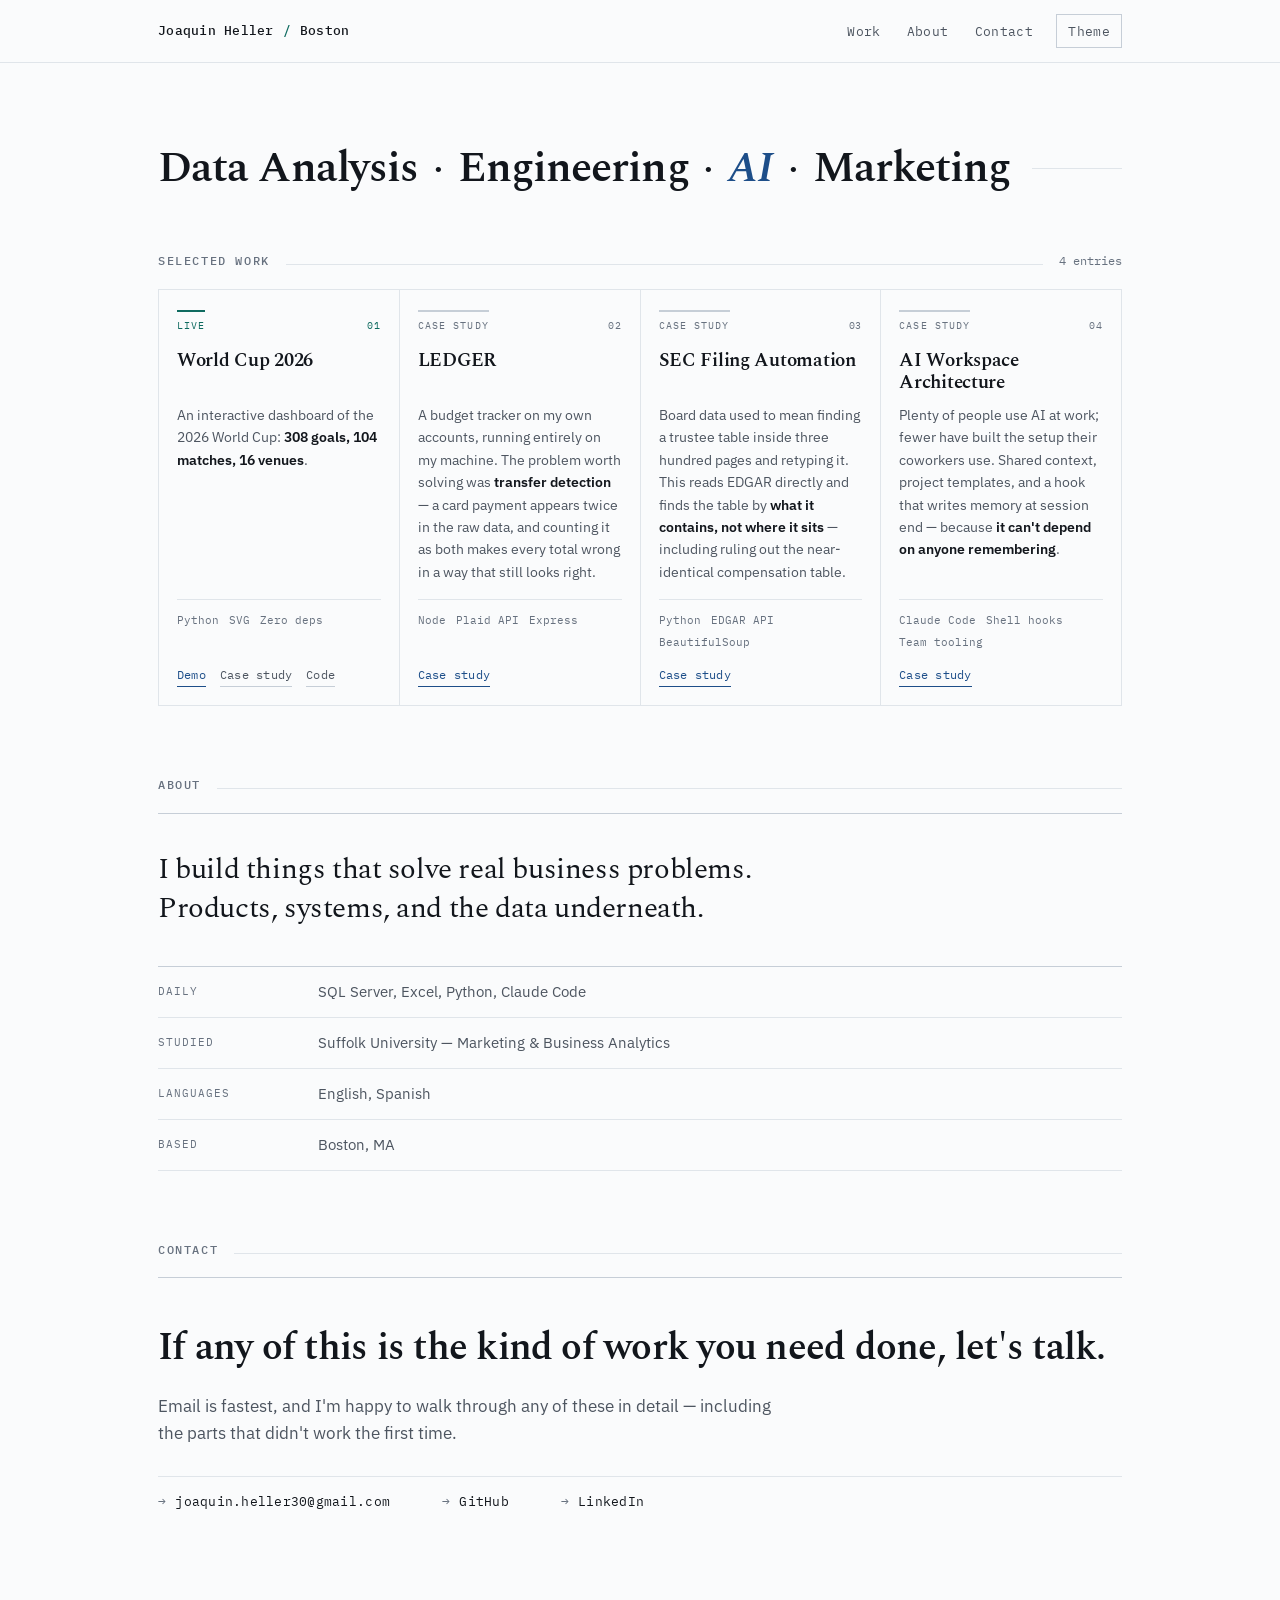
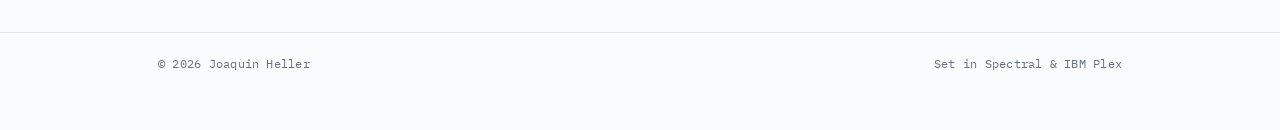
<file: index.html>
<!doctype html>
<html lang="en">
<head>
<meta charset="utf-8">
<meta name="viewport" content="width=device-width, initial-scale=1">
<title>Joaquin Heller — Data &amp; Analytics</title>
<meta name="description" content="I take messy source data and derive the structure that makes it answerable, then build the thing that reads it. Projects in Python, SQL and JavaScript.">
<meta property="og:title" content="Joaquin Heller — Data &amp; Analytics">
<meta property="og:description" content="I take messy source data and derive the structure that makes it answerable, then build the thing that reads it.">
<meta property="og:type" content="website">
<link rel="preconnect" href="https://fonts.googleapis.com">
<link rel="preconnect" href="https://fonts.gstatic.com" crossorigin>
<link rel="stylesheet" href="https://fonts.googleapis.com/css2?family=Spectral:ital,wght@0,500;0,600;1,600&family=IBM+Plex+Sans:wght@400;600&family=IBM+Plex+Mono:wght@400;500&display=swap">
<link rel="stylesheet" href="style.css">
</head>
<body>
<a class="skip" href="#main">Skip to content</a>

<header class="masthead">
  <div class="shell">
    <a class="wordmark" href="/">Joaquin Heller <span class="rule-dot">/</span> Boston</a>
    <nav>
      <a href="#work">Work</a>
      <a href="#about">About</a>
      <a href="#contact">Contact</a>
      <button class="theme-toggle" id="theme" type="button">Theme</button>
    </nav>
  </div>
</header>

<main id="main">
<div class="shell">

  <section class="hero">
    <h1 class="rail">Data Analysis<span class="sep">·</span>Engineering<span class="sep">·</span><em>AI</em><span class="sep">·</span>Marketing</h1>

  </section>

  <section class="band" id="work">
    <div class="band-head">
      <h2>Selected work</h2>
      <span class="fill"></span>
      <span class="count">4 entries</span>
    </div>
    <div class="ledger">

      <article class="entry">
        <div class="entry-rail">
          <span class="status live">Live</span>
          <span class="entry-index">01</span>
        </div>
        <h3><a href="projects/worldcup.html">World Cup 2026</a></h3>
        <p>
          An interactive dashboard of the 2026 World Cup:
          <strong>308 goals, 104 matches, 16 venues</strong>.
        </p>
        <ul class="entry-stack"><li>Python</li><li>SVG</li><li>Zero deps</li></ul>
        <div class="entry-links">
          <a class="lead" href="https://joacothecoder.github.io/worldcup-2026-dashboard/">Demo</a>
          <a href="projects/worldcup.html">Case study</a>
          <a href="https://github.com/JoacoTheCoder/worldcup-2026-dashboard">Code</a>
        </div>
      </article>

      <article class="entry">
        <div class="entry-rail">
          <span class="status">Case study</span>
          <span class="entry-index">02</span>
        </div>
        <h3><a href="projects/ledger.html">LEDGER</a></h3>
        <p>
          A budget tracker on my own accounts, running entirely on my machine. The problem
          worth solving was <strong>transfer detection</strong> — a card payment appears
          twice in the raw data, and counting it as both makes every total wrong in a way
          that still looks right.
        </p>
        <ul class="entry-stack"><li>Node</li><li>Plaid API</li><li>Express</li></ul>
        <div class="entry-links">
          <a class="lead" href="projects/ledger.html">Case study</a>
        </div>
      </article>

      <article class="entry">
        <div class="entry-rail">
          <span class="status">Case study</span>
          <span class="entry-index">03</span>
        </div>
        <h3><a href="projects/sec-board-data.html">SEC Filing Automation</a></h3>
        <p>
          Board data used to mean finding a trustee table inside three hundred pages and
          retyping it. This reads EDGAR directly and finds the table by
          <strong>what it contains, not where it sits</strong> — including ruling out the
          near-identical compensation table.
        </p>
        <ul class="entry-stack"><li>Python</li><li>EDGAR API</li><li>BeautifulSoup</li></ul>
        <div class="entry-links">
          <a class="lead" href="projects/sec-board-data.html">Case study</a>
        </div>
      </article>

      <article class="entry">
        <div class="entry-rail">
          <span class="status">Case study</span>
          <span class="entry-index">04</span>
        </div>
        <h3><a href="projects/ai-workspace.html">AI Workspace Architecture</a></h3>
        <p>
          Plenty of people use AI at work; fewer have built the setup their coworkers use.
          Shared context, project templates, and a hook that writes memory at session end —
          because <strong>it can't depend on anyone remembering</strong>.
        </p>
        <ul class="entry-stack"><li>Claude Code</li><li>Shell hooks</li><li>Team tooling</li></ul>
        <div class="entry-links">
          <a class="lead" href="projects/ai-workspace.html">Case study</a>
        </div>
      </article>

    </div>
  </section>

  <section class="band" id="about">
    <div class="band-head">
      <h2>About</h2>
      <span class="fill"></span>
    </div>
    <div class="about">
      <p class="opener">
        I build things that solve real business problems. Products, systems, and the
        data underneath.
      </p>
      <dl class="record">
        <div><dt>Daily</dt><dd>SQL Server, Excel, Python, Claude Code</dd></div>
        <div><dt>Studied</dt><dd>Suffolk University — Marketing &amp; Business Analytics</dd></div>
        <div><dt>Languages</dt><dd>English, Spanish</dd></div>
        <div><dt>Based</dt><dd>Boston, MA</dd></div>
      </dl>
    </div>
  </section>

  <section class="band" id="contact">
    <div class="band-head">
      <h2>Contact</h2>
      <span class="fill"></span>
    </div>
    <div class="contact">
      <h3>If any of this is the kind of work you need done, let's talk.</h3>
      <p>
        Email is fastest, and I'm happy to walk through any of these in detail — including
        the parts that didn't work the first time.
      </p>
      <div class="contact-links">
        <a href="mailto:joaquin.heller30@gmail.com"><span class="arrow">→</span> joaquin.heller30@gmail.com</a>
        <a href="https://github.com/JoacoTheCoder"><span class="arrow">→</span> GitHub</a>
        <a href="https://www.linkedin.com/in/joaquin-heller/"><span class="arrow">→</span> LinkedIn</a>
      </div>
    </div>
  </section>

</div>
</main>

<footer class="colophon">
  <div class="shell">
    <span>© <span id="year">2026</span> Joaquin Heller</span>
    <span class="push">Set in Spectral &amp; IBM Plex</span>
  </div>
</footer>

<script src="main.js"></script>
</body>
</html>
</file>
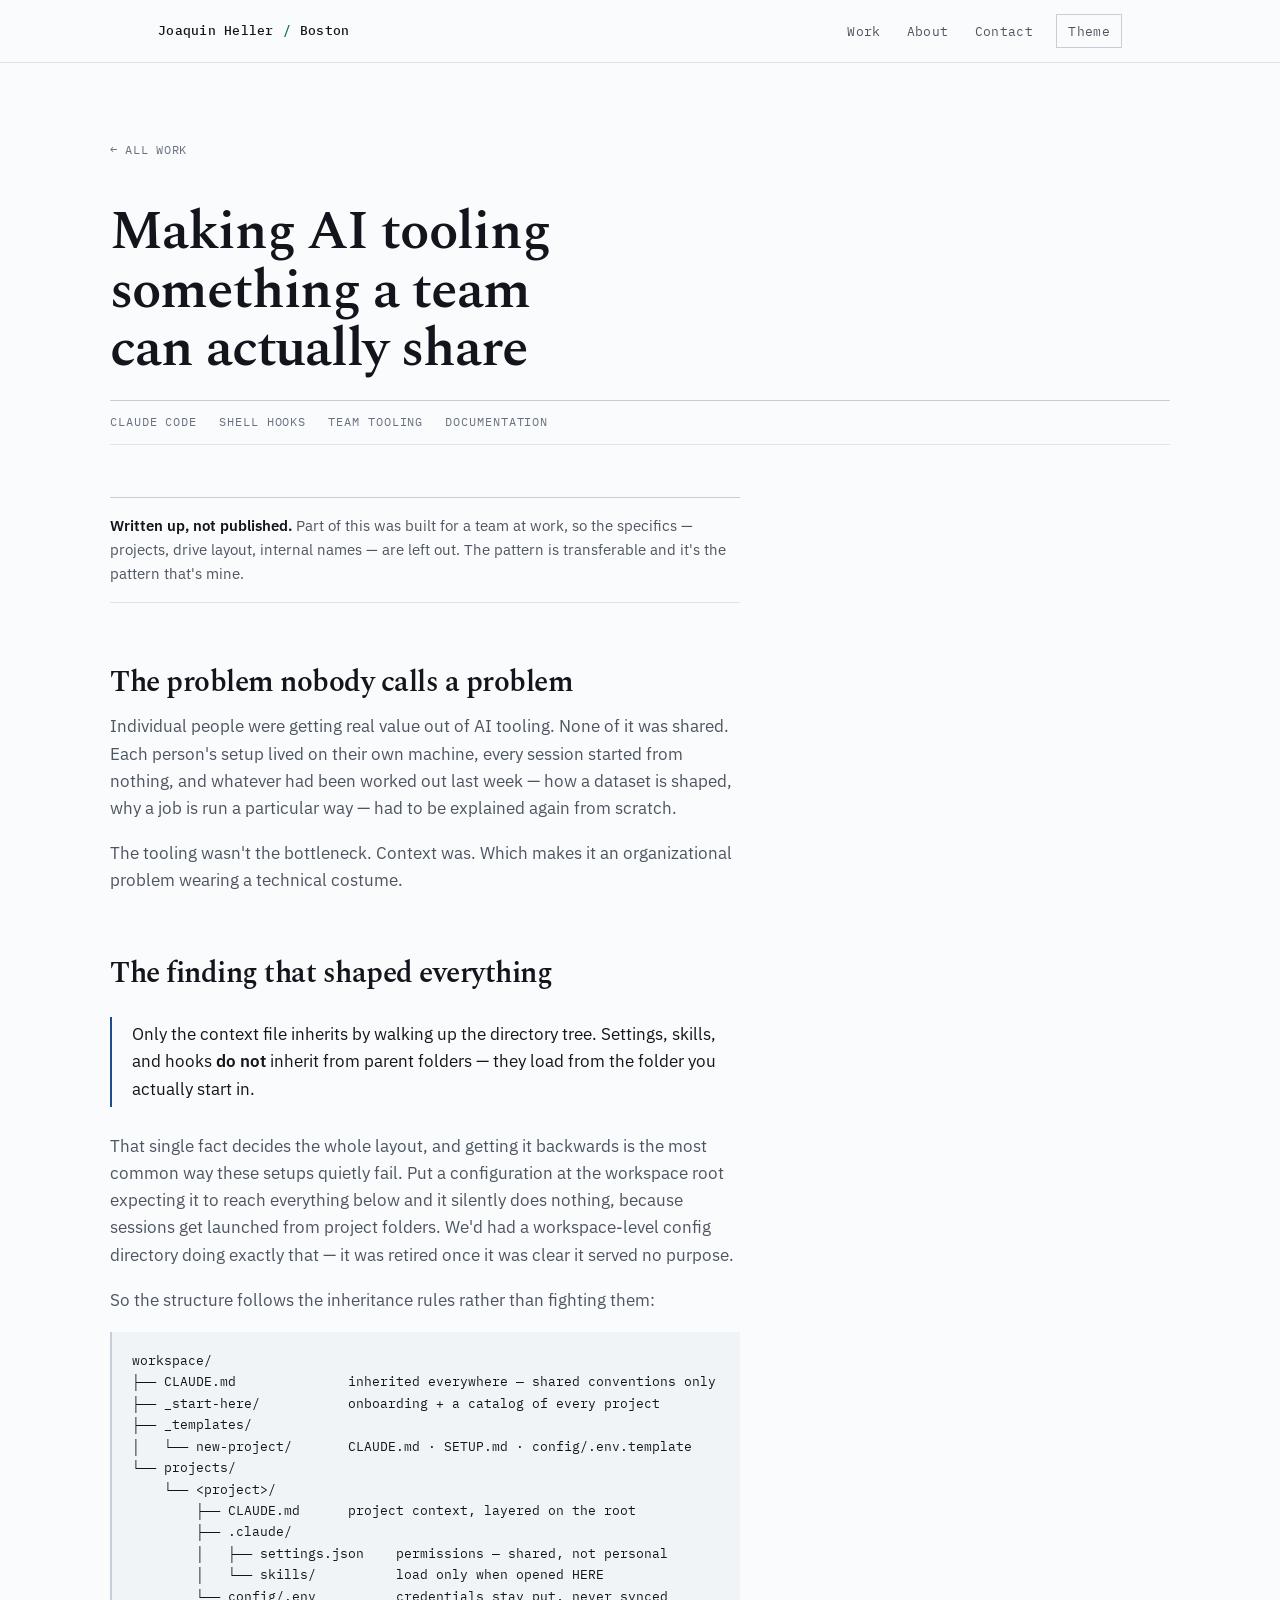
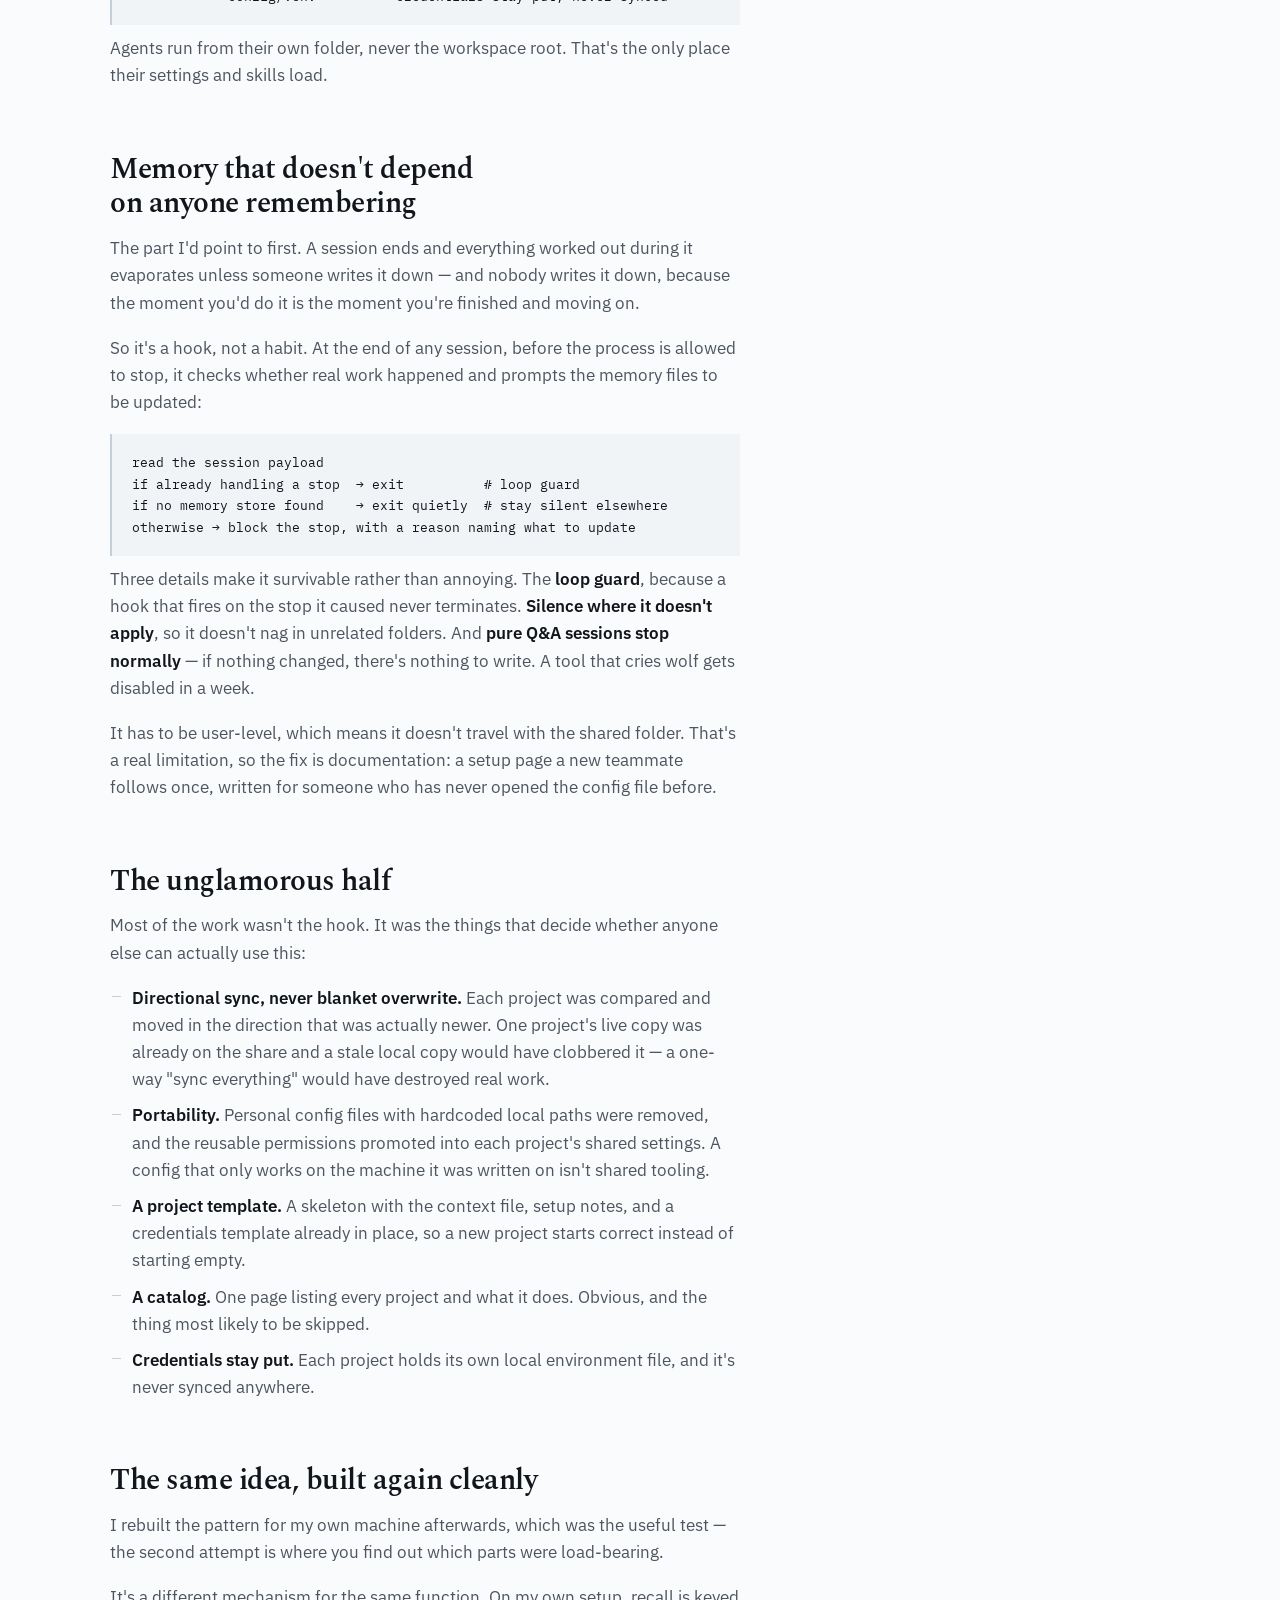
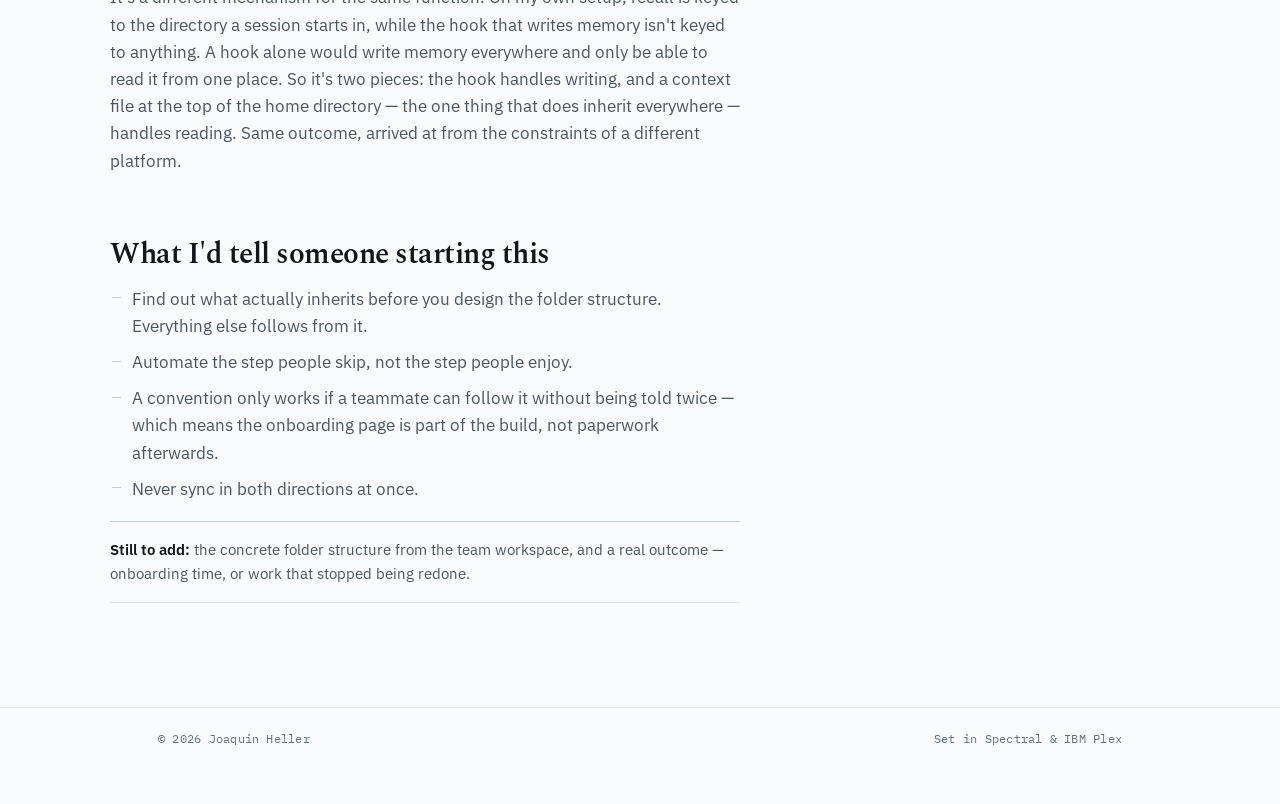
<file: projects/ai-workspace.html>
<!doctype html>
<html lang="en">
<head>
<meta charset="utf-8">
<meta name="viewport" content="width=device-width, initial-scale=1">
<title>AI Workspace Architecture — Joaquin Heller</title>
<meta name="description" content="Setting up a shared AI workspace a team can actually use — inherited context, per-project agents, and memory that writes itself.">
<link rel="preconnect" href="https://fonts.googleapis.com">
<link rel="preconnect" href="https://fonts.gstatic.com" crossorigin>
<link rel="stylesheet" href="https://fonts.googleapis.com/css2?family=Spectral:ital,wght@0,500;0,600;1,600&family=IBM+Plex+Sans:wght@400;600&family=IBM+Plex+Mono:wght@400;500&display=swap">
<link rel="stylesheet" href="../style.css">
</head>
<body>
<a class="skip" href="#main">Skip to content</a>

<header class="masthead">
  <div class="shell">
    <a class="wordmark" href="../">Joaquin Heller <span class="rule-dot">/</span> Boston</a>
    <nav>
      <a href="../#work">Work</a>
      <a href="../#about">About</a>
      <a href="../#contact">Contact</a>
      <button class="theme-toggle" id="theme" type="button">Theme</button>
    </nav>
  </div>
</header>

<main id="main">
<div class="shell article">
<a class="back" href="../#work">← All work</a>


<h1>Making AI tooling something a team can actually share</h1>
<div class="meta">
  <span>Claude Code</span><span>Shell hooks</span>
  <span>Team tooling</span><span>Documentation</span>
</div>
<div class="prose">

<div class="note">
  <p><strong>Written up, not published.</strong> Part of this was built for a team at work, so
  the specifics — projects, drive layout, internal names — are left out. The pattern is
  transferable and it's the pattern that's mine.</p>
</div>

<h2>The problem nobody calls a problem</h2>
<p>
  Individual people were getting real value out of AI tooling. None of it was shared. Each
  person's setup lived on their own machine, every session started from nothing, and
  whatever had been worked out last week — how a dataset is shaped, why a job is run a
  particular way — had to be explained again from scratch.
</p>
<p>
  The tooling wasn't the bottleneck. Context was. Which makes it an organizational problem
  wearing a technical costume.
</p>

<h2>The finding that shaped everything</h2>
<div class="callout">
  <p>Only the context file inherits by walking up the directory tree. Settings, skills, and
  hooks <strong>do not</strong> inherit from parent folders — they load from the folder you
  actually start in.</p>
</div>
<p>
  That single fact decides the whole layout, and getting it backwards is the most common way
  these setups quietly fail. Put a configuration at the workspace root expecting it to reach
  everything below and it silently does nothing, because sessions get launched from project
  folders. We'd had a workspace-level config directory doing exactly that — it was retired
  once it was clear it served no purpose.
</p>
<p>So the structure follows the inheritance rules rather than fighting them:</p>
<pre><code>workspace/
├── CLAUDE.md              inherited everywhere — shared conventions only
├── _start-here/           onboarding + a catalog of every project
├── _templates/
│   └── new-project/       CLAUDE.md · SETUP.md · config/.env.template
└── projects/
    └── &lt;project&gt;/
        ├── CLAUDE.md      project context, layered on the root
        ├── .claude/
        │   ├── settings.json    permissions — shared, not personal
        │   └── skills/          load only when opened HERE
        └── config/.env          credentials stay put, never synced</code></pre>
<p>
  Agents run from their own folder, never the workspace root. That's the only place their
  settings and skills load.
</p>

<h2>Memory that doesn't depend on anyone remembering</h2>
<p>
  The part I'd point to first. A session ends and everything worked out during it evaporates
  unless someone writes it down — and nobody writes it down, because the moment you'd do it
  is the moment you're finished and moving on.
</p>
<p>
  So it's a hook, not a habit. At the end of any session, before the process is allowed to
  stop, it checks whether real work happened and prompts the memory files to be updated:
</p>
<pre><code>read the session payload
if already handling a stop  → exit          # loop guard
if no memory store found    → exit quietly  # stay silent elsewhere
otherwise → block the stop, with a reason naming what to update</code></pre>
<p>
  Three details make it survivable rather than annoying. The <strong>loop guard</strong>,
  because a hook that fires on the stop it caused never terminates. <strong>Silence where it
  doesn't apply</strong>, so it doesn't nag in unrelated folders. And <strong>pure Q&amp;A
  sessions stop normally</strong> — if nothing changed, there's nothing to write. A tool
  that cries wolf gets disabled in a week.
</p>
<p>
  It has to be user-level, which means it doesn't travel with the shared folder. That's a
  real limitation, so the fix is documentation: a setup page a new teammate follows once,
  written for someone who has never opened the config file before.
</p>

<h2>The unglamorous half</h2>
<p>
  Most of the work wasn't the hook. It was the things that decide whether anyone else can
  actually use this:
</p>
<ul>
  <li><strong>Directional sync, never blanket overwrite.</strong> Each project was compared
  and moved in the direction that was actually newer. One project's live copy was already on
  the share and a stale local copy would have clobbered it — a one-way "sync everything"
  would have destroyed real work.</li>
  <li><strong>Portability.</strong> Personal config files with hardcoded local paths were
  removed, and the reusable permissions promoted into each project's shared settings. A
  config that only works on the machine it was written on isn't shared tooling.</li>
  <li><strong>A project template.</strong> A skeleton with the context file, setup notes, and
  a credentials template already in place, so a new project starts correct instead of
  starting empty.</li>
  <li><strong>A catalog.</strong> One page listing every project and what it does. Obvious,
  and the thing most likely to be skipped.</li>
  <li><strong>Credentials stay put.</strong> Each project holds its own local environment
  file, and it's never synced anywhere.</li>
</ul>

<h2>The same idea, built again cleanly</h2>
<p>
  I rebuilt the pattern for my own machine afterwards, which was the useful test — the
  second attempt is where you find out which parts were load-bearing.
</p>
<p>
  It's a different mechanism for the same function. On my own setup, recall is keyed to the
  directory a session starts in, while the hook that writes memory isn't keyed to anything.
  A hook alone would write memory everywhere and only be able to read it from one place. So
  it's two pieces: the hook handles writing, and a context file at the top of the home
  directory — the one thing that does inherit everywhere — handles reading. Same outcome,
  arrived at from the constraints of a different platform.
</p>

<h2>What I'd tell someone starting this</h2>
<ul>
  <li>Find out what actually inherits before you design the folder structure. Everything else
  follows from it.</li>
  <li>Automate the step people skip, not the step people enjoy.</li>
  <li>A convention only works if a teammate can follow it without being told twice — which
  means the onboarding page is part of the build, not paperwork afterwards.</li>
  <li>Never sync in both directions at once.</li>
</ul>

<div class="note">
  <p><strong>Still to add:</strong> the concrete folder structure from the team workspace, and
  a real outcome — onboarding time, or work that stopped being redone.</p>
</div>

</div>
</div>
</main>

<footer class="colophon">
  <div class="shell">
    <span>© <span id="year">2026</span> Joaquin Heller</span>
    <span class="push">Set in Spectral &amp; IBM Plex</span>
  </div>
</footer>

<script src="../main.js"></script>
</body>
</html>
</file>
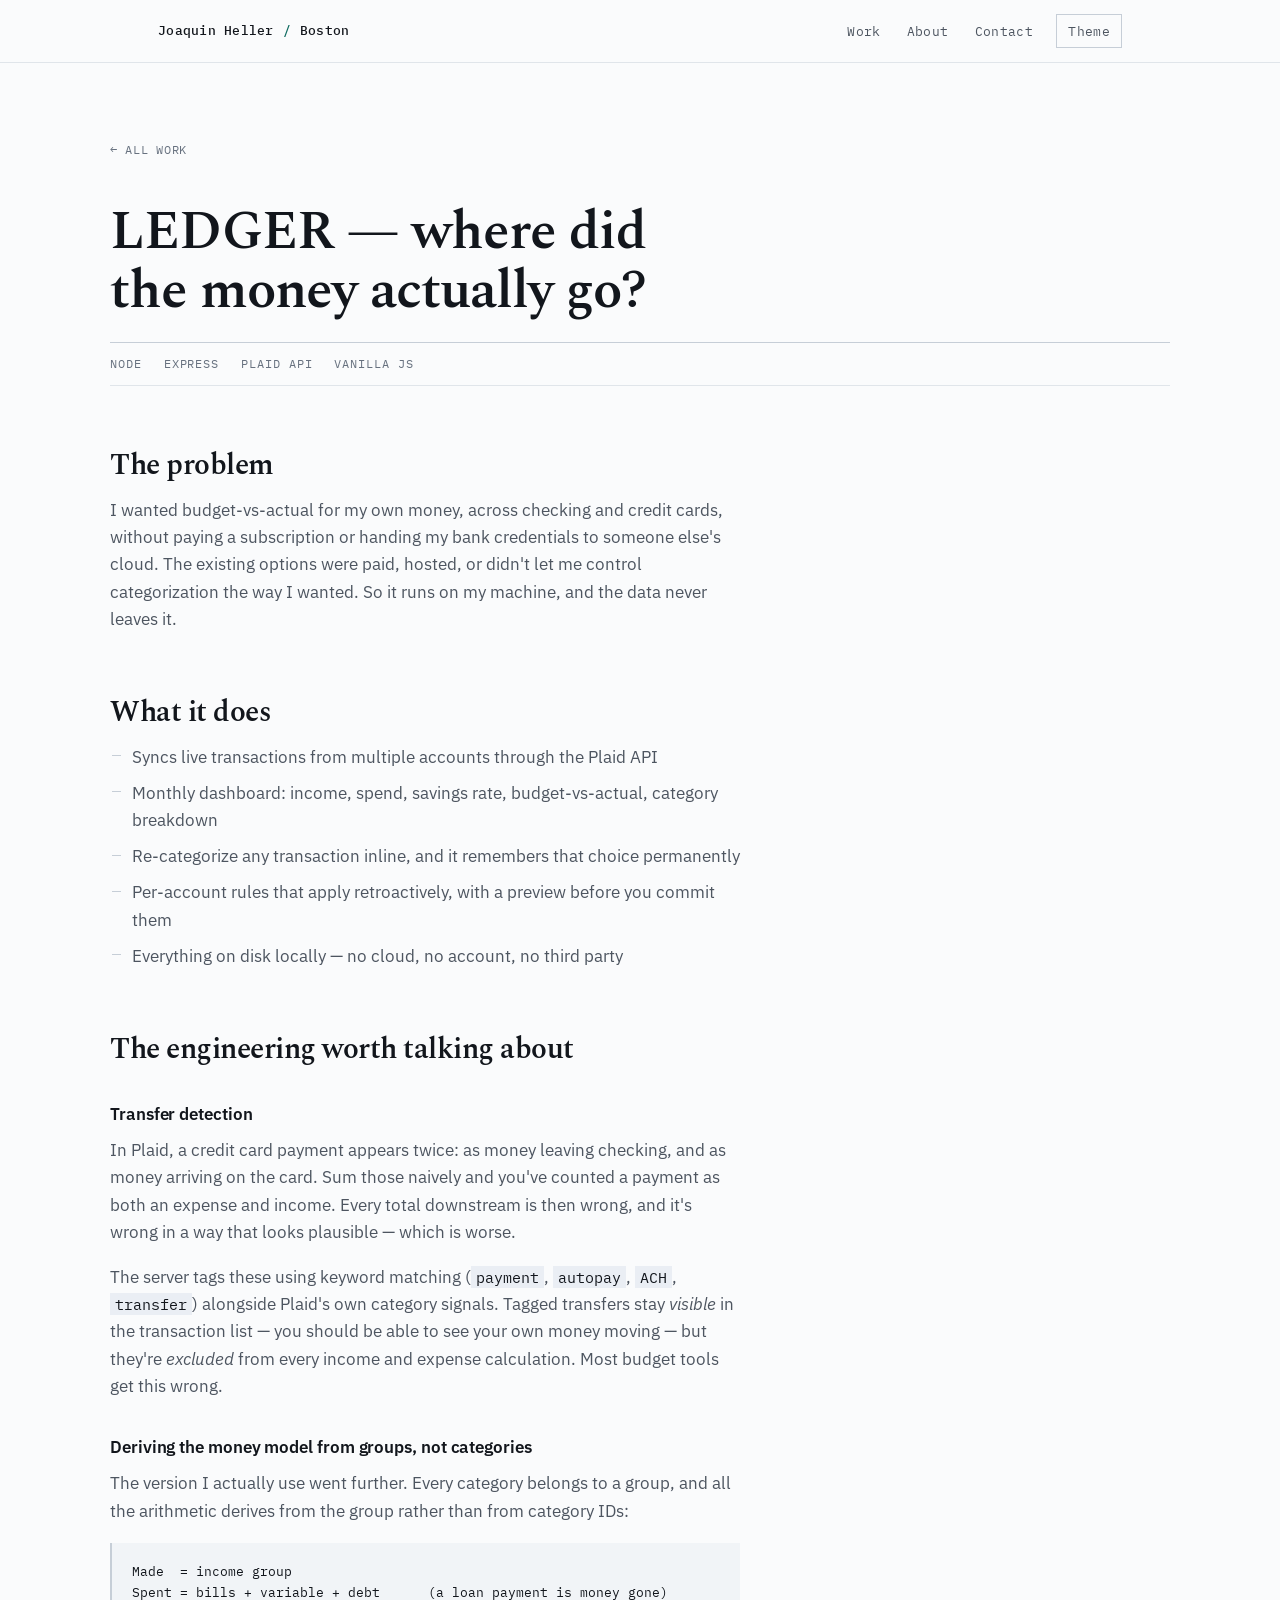
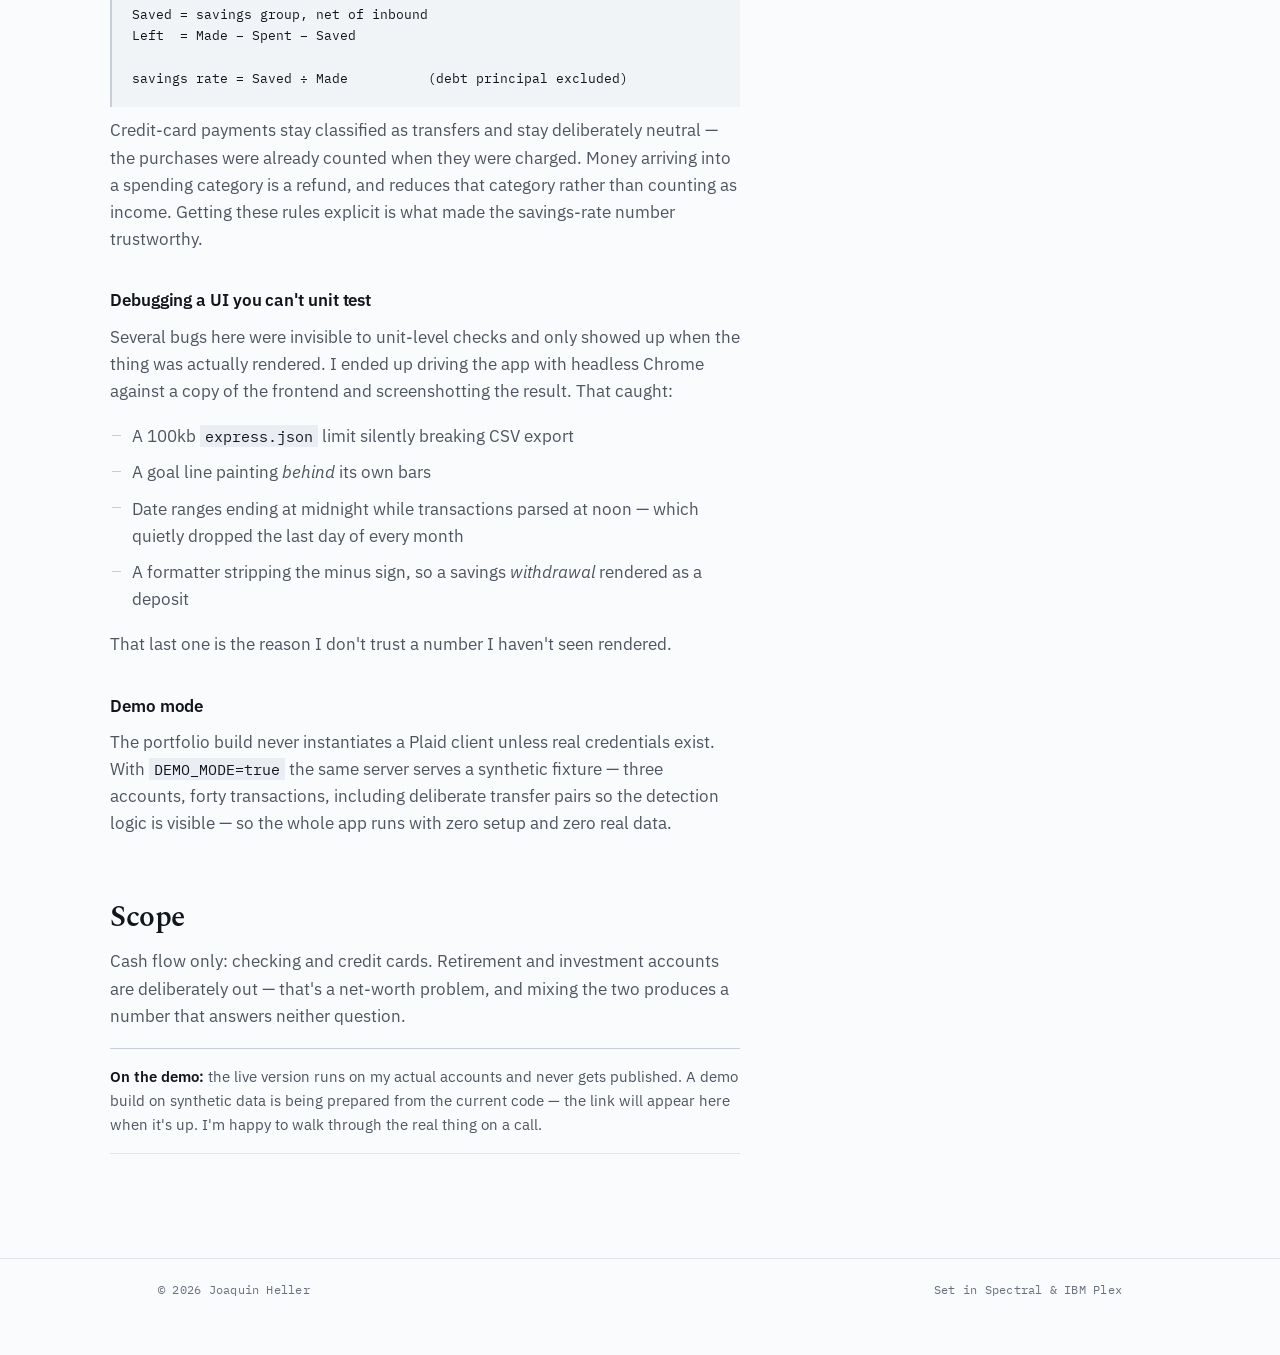
<file: projects/ledger.html>
<!doctype html>
<html lang="en">
<head>
<meta charset="utf-8">
<meta name="viewport" content="width=device-width, initial-scale=1">
<title>LEDGER — Joaquin Heller</title>
<meta name="description" content="A self-hosted budget tracker on live bank data, and why transfer detection is the problem worth solving.">
<link rel="preconnect" href="https://fonts.googleapis.com">
<link rel="preconnect" href="https://fonts.gstatic.com" crossorigin>
<link rel="stylesheet" href="https://fonts.googleapis.com/css2?family=Spectral:ital,wght@0,500;0,600;1,600&family=IBM+Plex+Sans:wght@400;600&family=IBM+Plex+Mono:wght@400;500&display=swap">
<link rel="stylesheet" href="../style.css">
</head>
<body>
<a class="skip" href="#main">Skip to content</a>

<header class="masthead">
  <div class="shell">
    <a class="wordmark" href="../">Joaquin Heller <span class="rule-dot">/</span> Boston</a>
    <nav>
      <a href="../#work">Work</a>
      <a href="../#about">About</a>
      <a href="../#contact">Contact</a>
      <button class="theme-toggle" id="theme" type="button">Theme</button>
    </nav>
  </div>
</header>

<main id="main">
<div class="shell article">
<a class="back" href="../#work">← All work</a>

<h1>LEDGER — where did the money actually go?</h1>
<div class="meta">
  <span>Node</span><span>Express</span>
  <span>Plaid API</span><span>Vanilla JS</span>
</div>
<div class="prose">

<h2>The problem</h2>
<p>
  I wanted budget-vs-actual for my own money, across checking and credit cards, without
  paying a subscription or handing my bank credentials to someone else's cloud. The
  existing options were paid, hosted, or didn't let me control categorization the way I
  wanted. So it runs on my machine, and the data never leaves it.
</p>

<h2>What it does</h2>
<ul>
  <li>Syncs live transactions from multiple accounts through the Plaid API</li>
  <li>Monthly dashboard: income, spend, savings rate, budget-vs-actual, category breakdown</li>
  <li>Re-categorize any transaction inline, and it remembers that choice permanently</li>
  <li>Per-account rules that apply retroactively, with a preview before you commit them</li>
  <li>Everything on disk locally — no cloud, no account, no third party</li>
</ul>

<h2>The engineering worth talking about</h2>

<h3>Transfer detection</h3>
<p>
  In Plaid, a credit card payment appears twice: as money leaving checking, and as money
  arriving on the card. Sum those naively and you've counted a payment as both an expense
  and income. Every total downstream is then wrong, and it's wrong in a way that looks
  plausible — which is worse.
</p>
<p>
  The server tags these using keyword matching (<code>payment</code>, <code>autopay</code>,
  <code>ACH</code>, <code>transfer</code>) alongside Plaid's own category signals. Tagged
  transfers stay <em>visible</em> in the transaction list — you should be able to see your
  own money moving — but they're <em>excluded</em> from every income and expense
  calculation. Most budget tools get this wrong.
</p>

<h3>Deriving the money model from groups, not categories</h3>
<p>
  The version I actually use went further. Every category belongs to a group, and all the
  arithmetic derives from the group rather than from category IDs:
</p>
<pre><code>Made  = income group
Spent = bills + variable + debt      (a loan payment is money gone)
Saved = savings group, net of inbound
Left  = Made − Spent − Saved

savings rate = Saved ÷ Made          (debt principal excluded)</code></pre>
<p>
  Credit-card payments stay classified as transfers and stay deliberately neutral — the
  purchases were already counted when they were charged. Money arriving into a spending
  category is a refund, and reduces that category rather than counting as income. Getting
  these rules explicit is what made the savings-rate number trustworthy.
</p>

<h3>Debugging a UI you can't unit test</h3>
<p>
  Several bugs here were invisible to unit-level checks and only showed up when the thing
  was actually rendered. I ended up driving the app with headless Chrome against a copy of
  the frontend and screenshotting the result. That caught:
</p>
<ul>
  <li>A 100kb <code>express.json</code> limit silently breaking CSV export</li>
  <li>A goal line painting <em>behind</em> its own bars</li>
  <li>Date ranges ending at midnight while transactions parsed at noon — which quietly
  dropped the last day of every month</li>
  <li>A formatter stripping the minus sign, so a savings <em>withdrawal</em> rendered as a deposit</li>
</ul>
<p>
  That last one is the reason I don't trust a number I haven't seen rendered.
</p>

<h3>Demo mode</h3>
<p>
  The portfolio build never instantiates a Plaid client unless real credentials exist. With
  <code>DEMO_MODE=true</code> the same server serves a synthetic fixture — three accounts,
  forty transactions, including deliberate transfer pairs so the detection logic is visible
  — so the whole app runs with zero setup and zero real data.
</p>

<h2>Scope</h2>
<p>
  Cash flow only: checking and credit cards. Retirement and investment accounts are
  deliberately out — that's a net-worth problem, and mixing the two produces a number that
  answers neither question.
</p>

<div class="note">
  <p><strong>On the demo:</strong> the live version runs on my actual accounts and never
  gets published. A demo build on synthetic data is being prepared from the current code —
  the link will appear here when it's up. I'm happy to walk through the real thing on a call.</p>
</div>

</div>
</div>
</main>

<footer class="colophon">
  <div class="shell">
    <span>© <span id="year">2026</span> Joaquin Heller</span>
    <span class="push">Set in Spectral &amp; IBM Plex</span>
  </div>
</footer>

<script src="../main.js"></script>
</body>
</html>
</file>
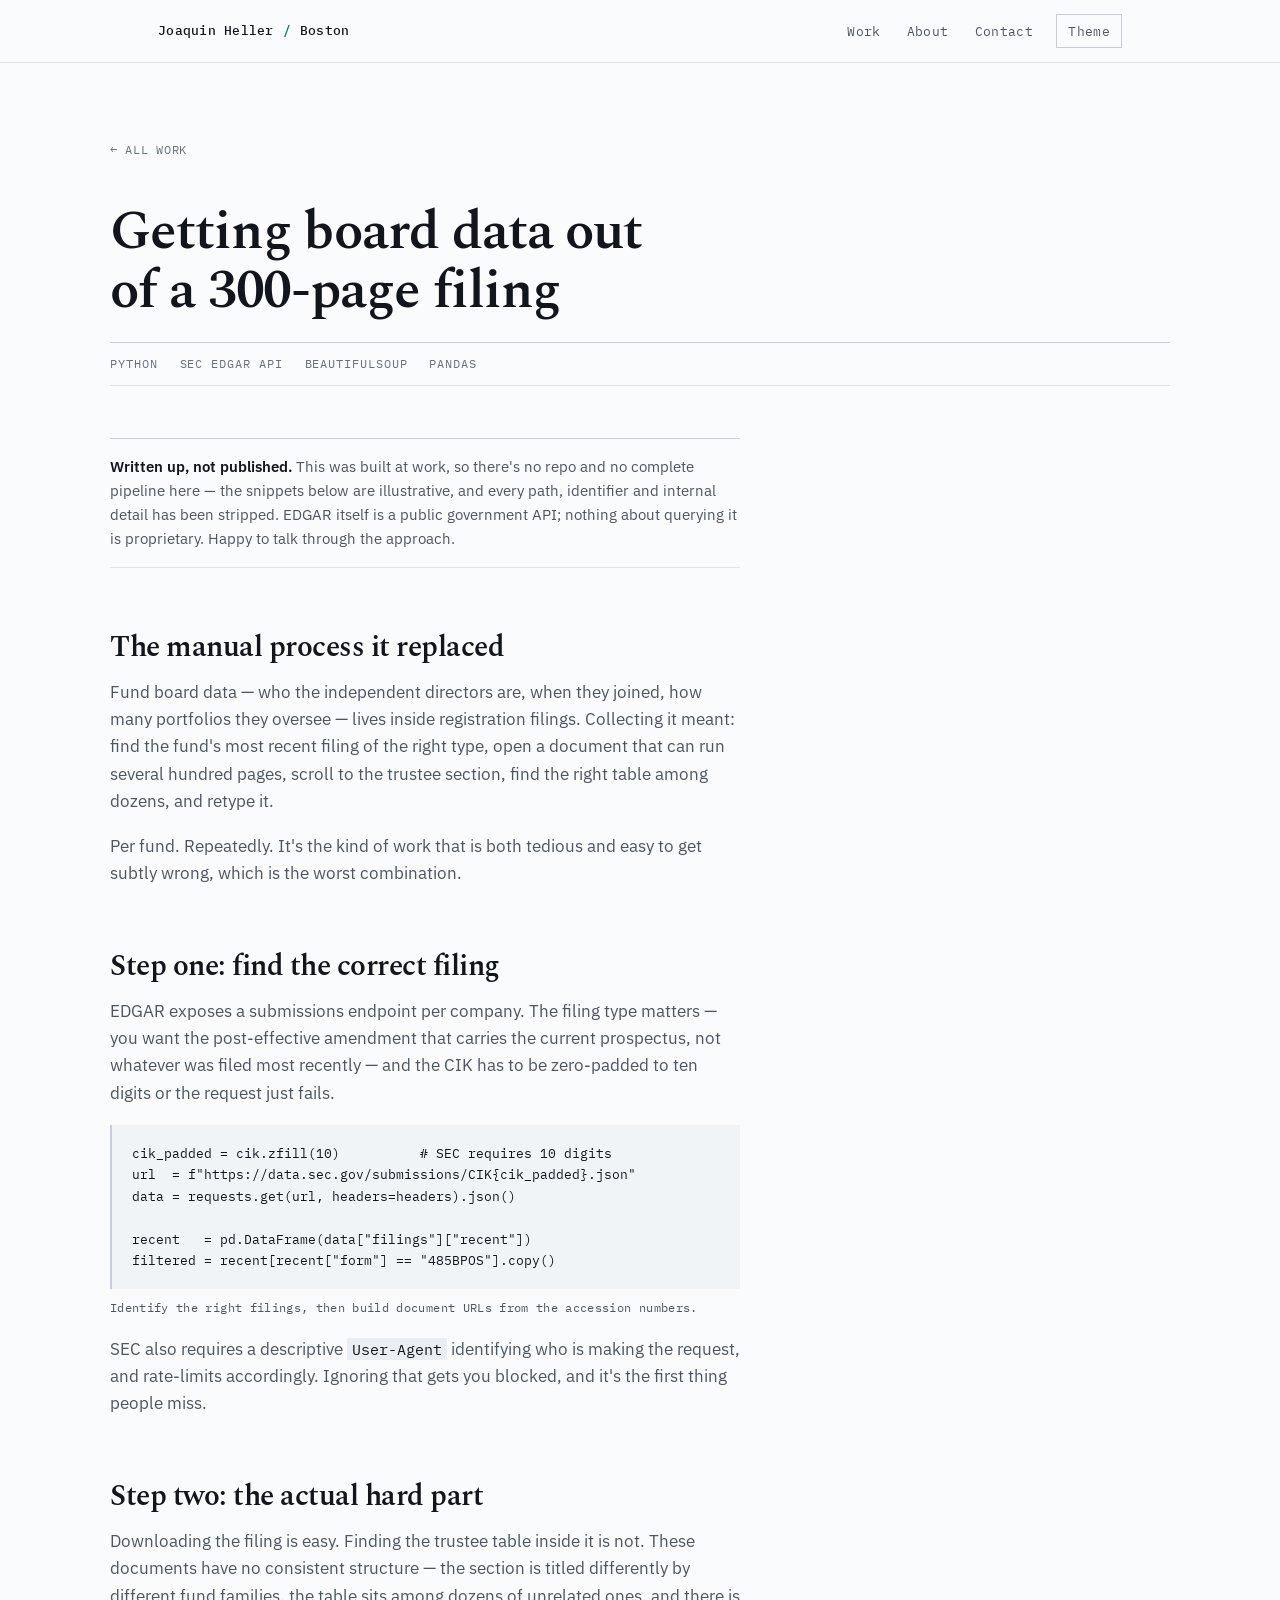
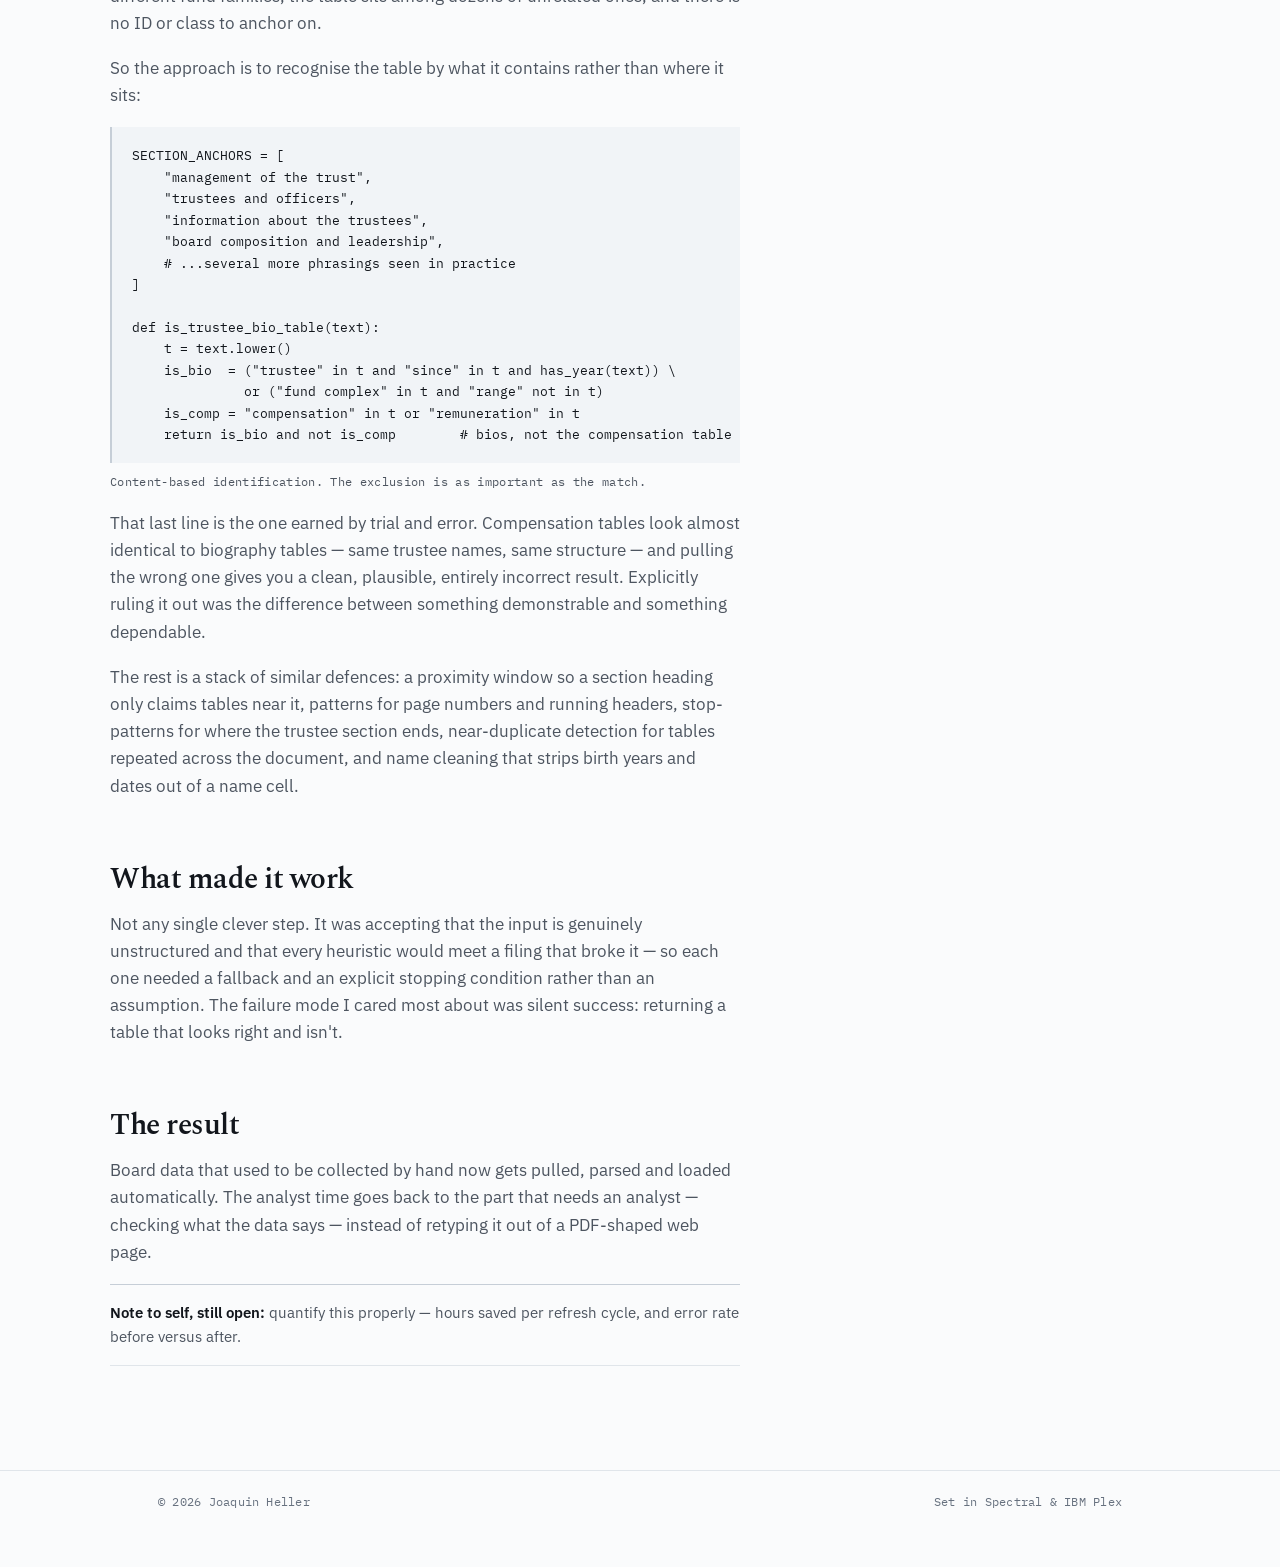
<file: projects/sec-board-data.html>
<!doctype html>
<html lang="en">
<head>
<meta charset="utf-8">
<meta name="viewport" content="width=device-width, initial-scale=1">
<title>SEC Filing Automation — Joaquin Heller</title>
<meta name="description" content="Reading fund board data straight out of EDGAR filings, so nobody has to retype it.">
<link rel="preconnect" href="https://fonts.googleapis.com">
<link rel="preconnect" href="https://fonts.gstatic.com" crossorigin>
<link rel="stylesheet" href="https://fonts.googleapis.com/css2?family=Spectral:ital,wght@0,500;0,600;1,600&family=IBM+Plex+Sans:wght@400;600&family=IBM+Plex+Mono:wght@400;500&display=swap">
<link rel="stylesheet" href="../style.css">
</head>
<body>
<a class="skip" href="#main">Skip to content</a>

<header class="masthead">
  <div class="shell">
    <a class="wordmark" href="../">Joaquin Heller <span class="rule-dot">/</span> Boston</a>
    <nav>
      <a href="../#work">Work</a>
      <a href="../#about">About</a>
      <a href="../#contact">Contact</a>
      <button class="theme-toggle" id="theme" type="button">Theme</button>
    </nav>
  </div>
</header>

<main id="main">
<div class="shell article">
<a class="back" href="../#work">← All work</a>

<h1>Getting board data out of a 300-page filing</h1>
<div class="meta">
  <span>Python</span><span>SEC EDGAR API</span>
  <span>BeautifulSoup</span><span>pandas</span>
</div>
<div class="prose">

<div class="note">
  <p><strong>Written up, not published.</strong> This was built at work, so there's no repo
  and no complete pipeline here — the snippets below are illustrative, and every path,
  identifier and internal detail has been stripped. EDGAR itself is a public government API;
  nothing about querying it is proprietary. Happy to talk through the approach.</p>
</div>

<h2>The manual process it replaced</h2>
<p>
  Fund board data — who the independent directors are, when they joined, how many portfolios
  they oversee — lives inside registration filings. Collecting it meant: find the fund's
  most recent filing of the right type, open a document that can run several hundred pages,
  scroll to the trustee section, find the right table among dozens, and retype it.
</p>
<p>
  Per fund. Repeatedly. It's the kind of work that is both tedious and easy to get subtly
  wrong, which is the worst combination.
</p>

<h2>Step one: find the correct filing</h2>
<p>
  EDGAR exposes a submissions endpoint per company. The filing type matters — you want the
  post-effective amendment that carries the current prospectus, not whatever was filed most
  recently — and the CIK has to be zero-padded to ten digits or the request just fails.
</p>
<pre><code>cik_padded = cik.zfill(10)          # SEC requires 10 digits
url  = f"https://data.sec.gov/submissions/CIK{cik_padded}.json"
data = requests.get(url, headers=headers).json()

recent   = pd.DataFrame(data["filings"]["recent"])
filtered = recent[recent["form"] == "485BPOS"].copy()</code></pre>
<p class="caption">Identify the right filings, then build document URLs from the accession numbers.</p>
<p>
  SEC also requires a descriptive <code>User-Agent</code> identifying who is making the
  request, and rate-limits accordingly. Ignoring that gets you blocked, and it's the first
  thing people miss.
</p>

<h2>Step two: the actual hard part</h2>
<p>
  Downloading the filing is easy. Finding the trustee table inside it is not. These
  documents have no consistent structure — the section is titled differently by different
  fund families, the table sits among dozens of unrelated ones, and there is no ID or class
  to anchor on.
</p>
<p>So the approach is to recognise the table by what it contains rather than where it sits:</p>
<pre><code>SECTION_ANCHORS = [
    "management of the trust",
    "trustees and officers",
    "information about the trustees",
    "board composition and leadership",
    # ...several more phrasings seen in practice
]

def is_trustee_bio_table(text):
    t = text.lower()
    is_bio  = ("trustee" in t and "since" in t and has_year(text)) \
              or ("fund complex" in t and "range" not in t)
    is_comp = "compensation" in t or "remuneration" in t
    return is_bio and not is_comp        # bios, not the compensation table</code></pre>
<p class="caption">Content-based identification. The exclusion is as important as the match.</p>
<p>
  That last line is the one earned by trial and error. Compensation tables look almost
  identical to biography tables — same trustee names, same structure — and pulling the wrong
  one gives you a clean, plausible, entirely incorrect result. Explicitly ruling it out was
  the difference between something demonstrable and something dependable.
</p>
<p>
  The rest is a stack of similar defences: a proximity window so a section heading only
  claims tables near it, patterns for page numbers and running headers, stop-patterns for
  where the trustee section ends, near-duplicate detection for tables repeated across the
  document, and name cleaning that strips birth years and dates out of a name cell.
</p>

<h2>What made it work</h2>
<p>
  Not any single clever step. It was accepting that the input is genuinely unstructured and
  that every heuristic would meet a filing that broke it — so each one needed a fallback and
  an explicit stopping condition rather than an assumption. The failure mode I cared most
  about was silent success: returning a table that looks right and isn't.
</p>

<h2>The result</h2>
<p>
  Board data that used to be collected by hand now gets pulled, parsed and loaded
  automatically. The analyst time goes back to the part that needs an analyst — checking
  what the data says — instead of retyping it out of a PDF-shaped web page.
</p>

<div class="note">
  <p><strong>Note to self, still open:</strong> quantify this properly — hours saved per
  refresh cycle, and error rate before versus after.</p>
</div>

</div>
</div>
</main>

<footer class="colophon">
  <div class="shell">
    <span>© <span id="year">2026</span> Joaquin Heller</span>
    <span class="push">Set in Spectral &amp; IBM Plex</span>
  </div>
</footer>

<script src="../main.js"></script>
</body>
</html>
</file>
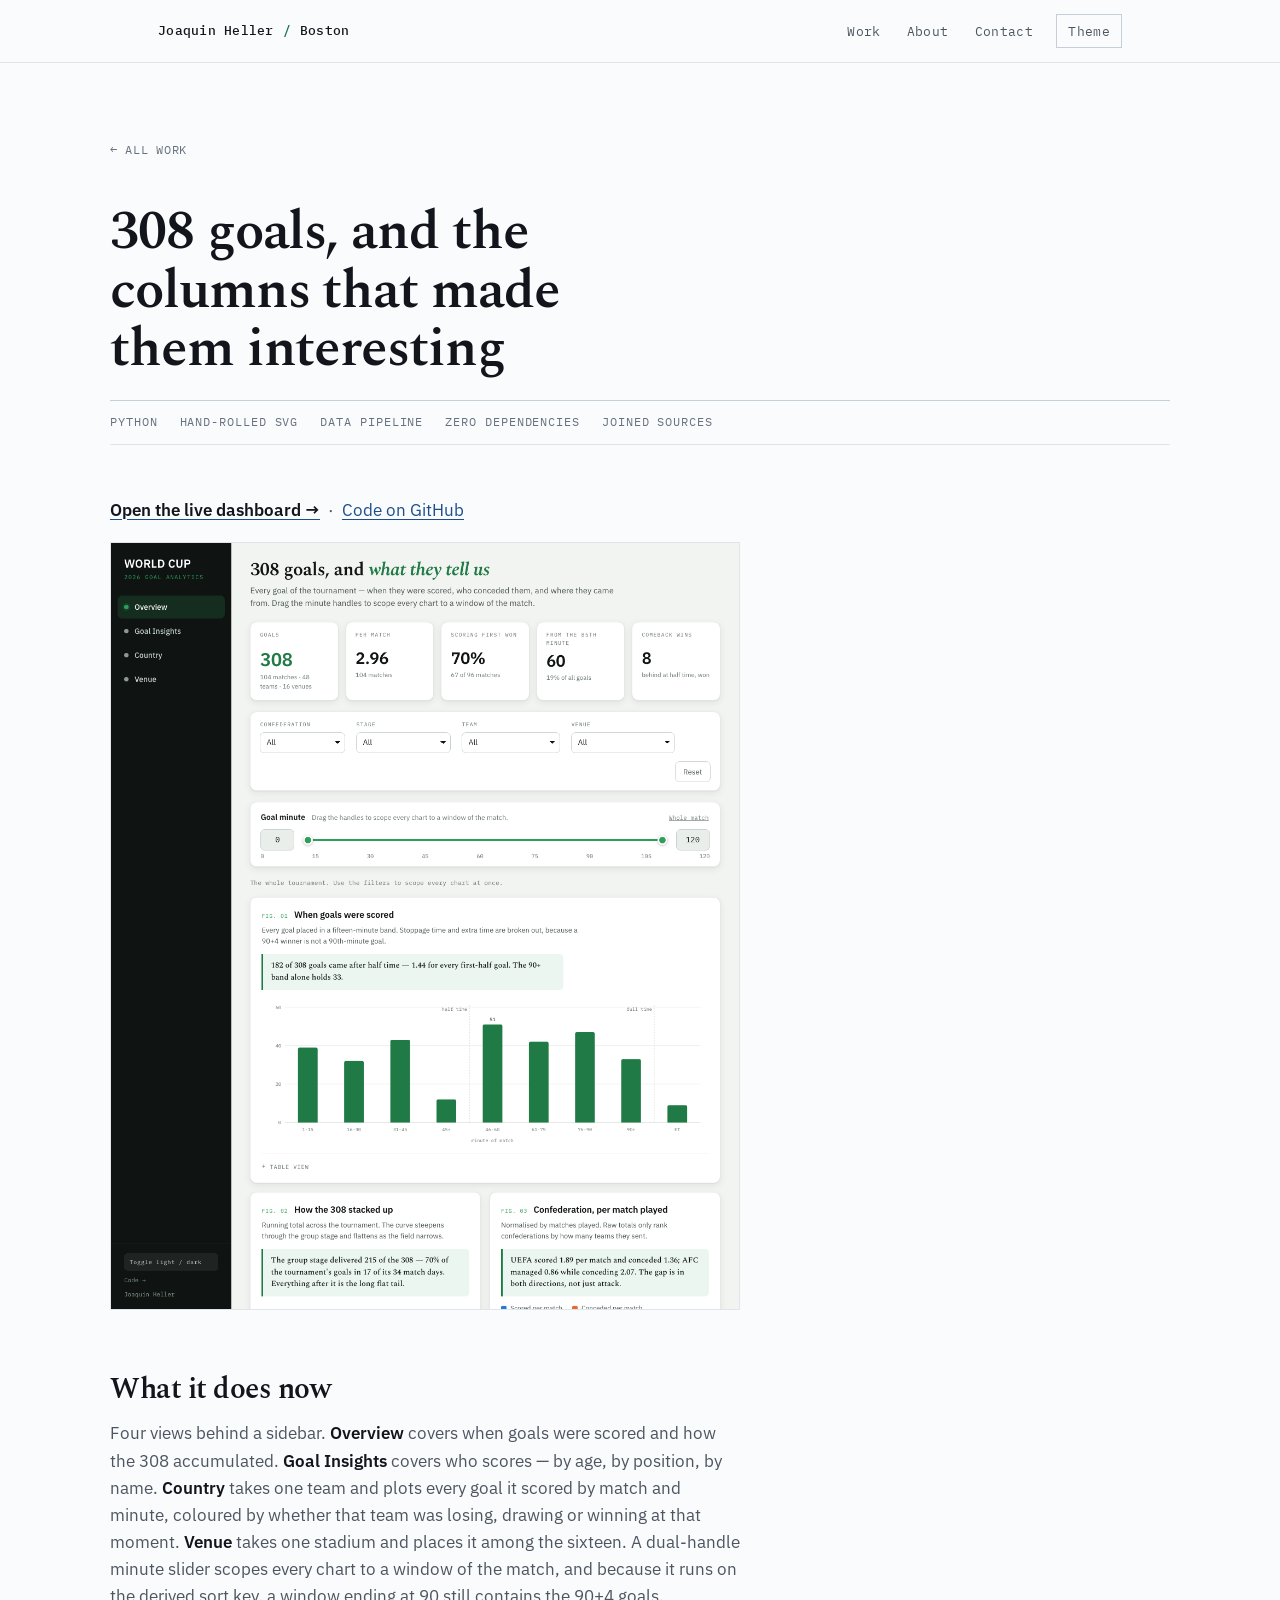
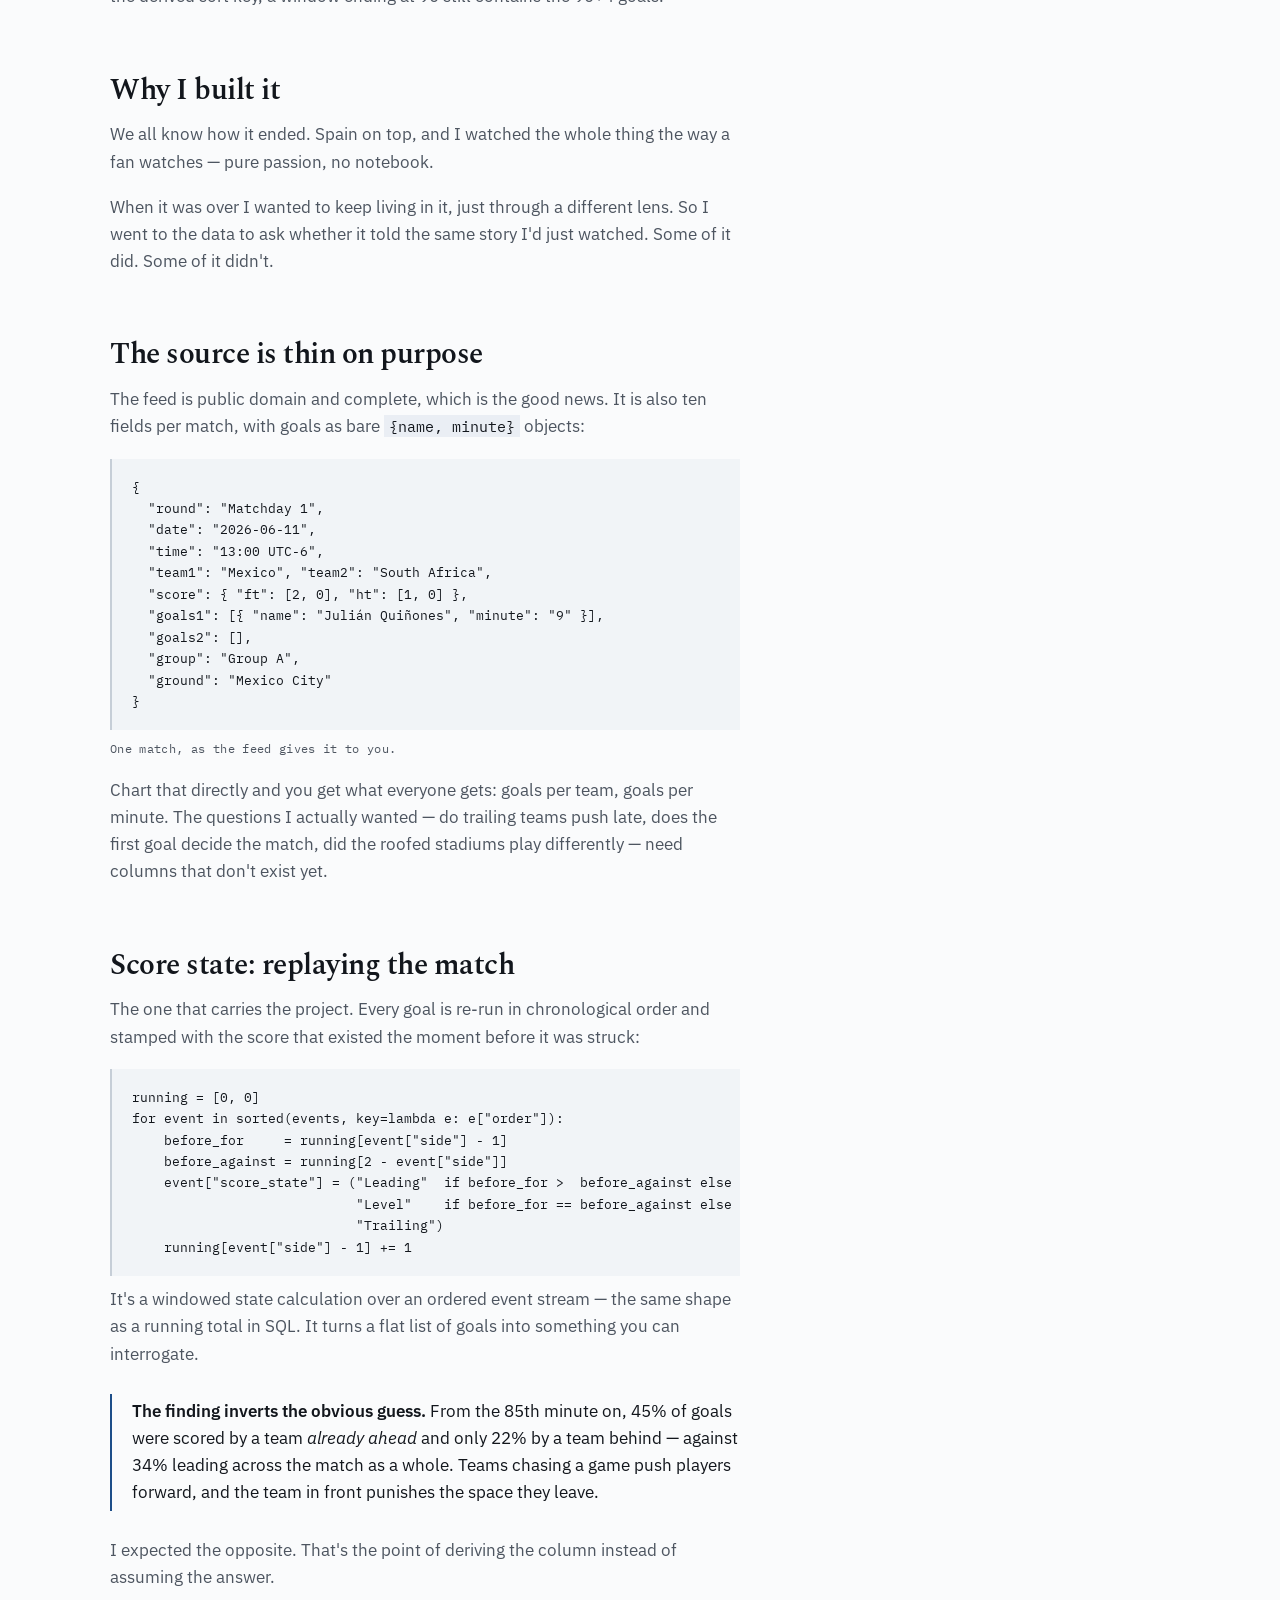
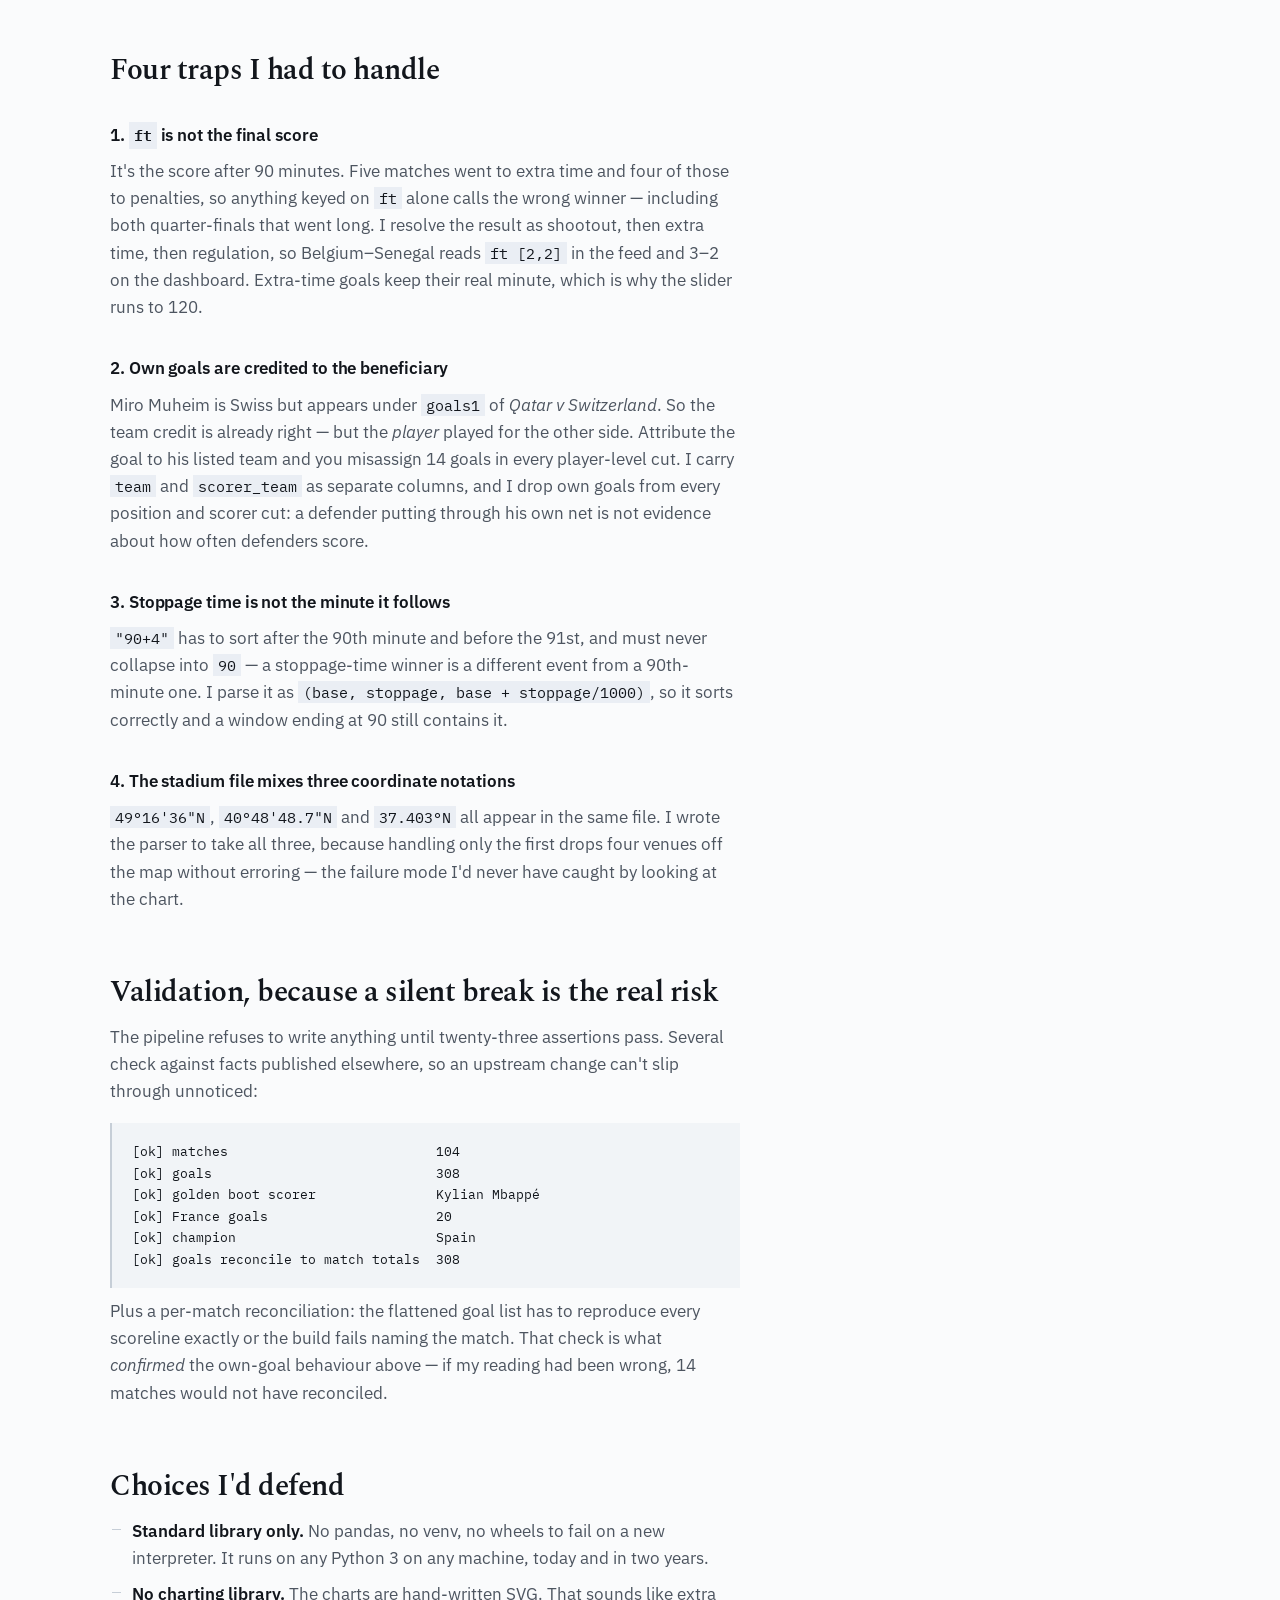
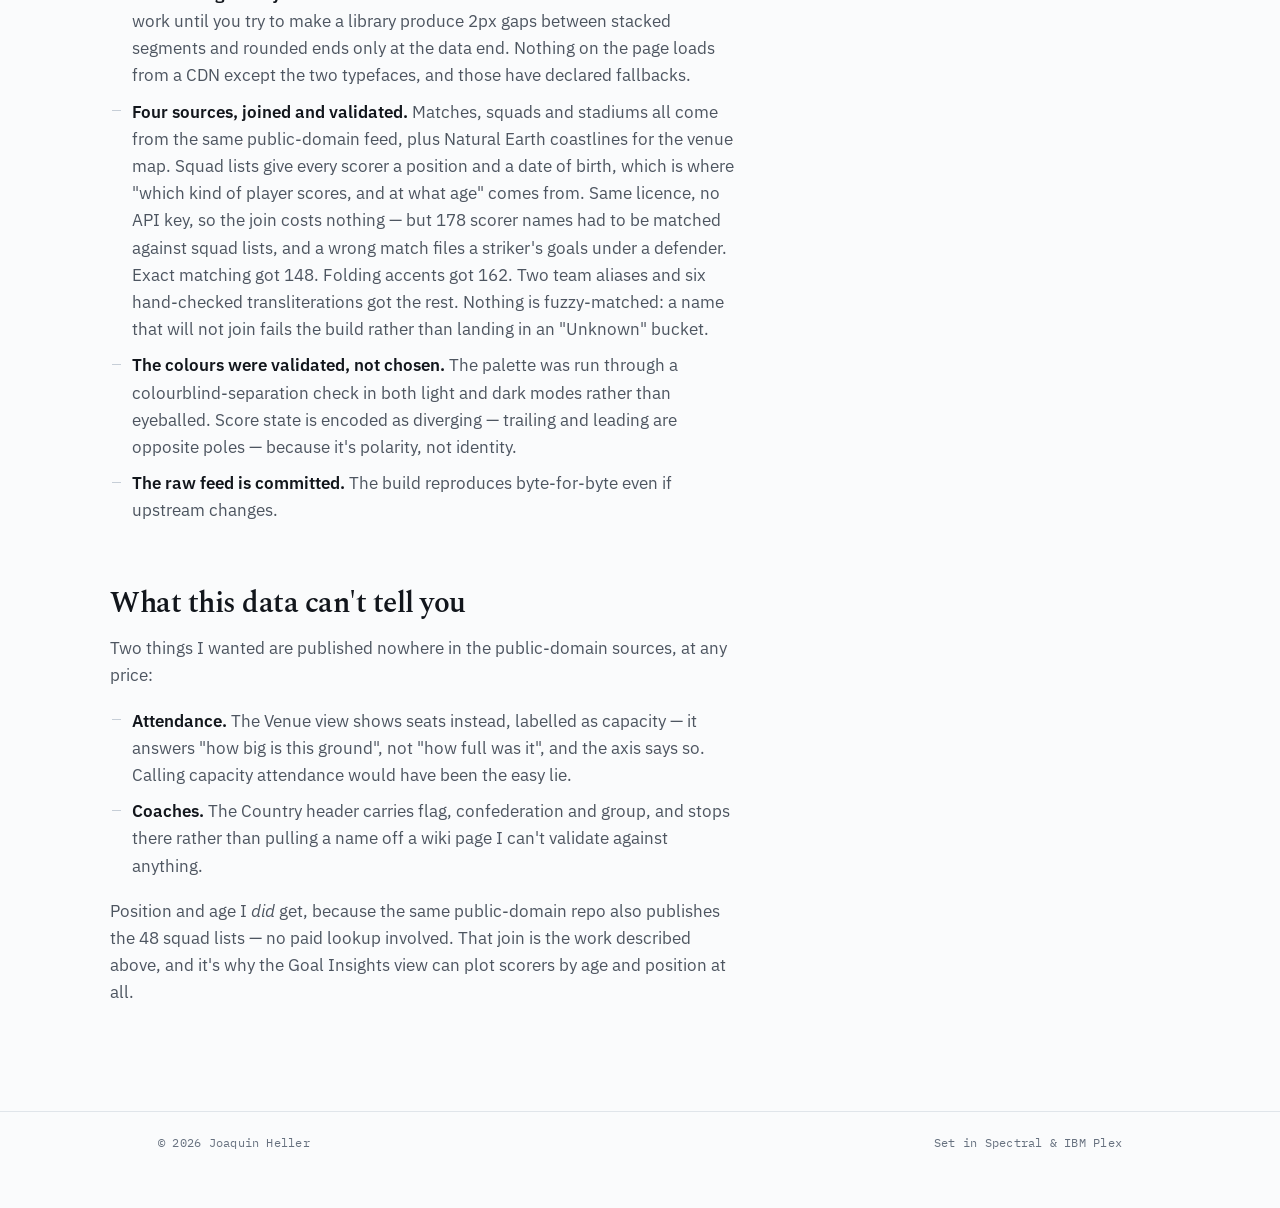
<file: projects/worldcup.html>
<!doctype html>
<html lang="en">
<head>
<meta charset="utf-8">
<meta name="viewport" content="width=device-width, initial-scale=1">
<title>World Cup 2026 — 308 Goals — Joaquin Heller</title>
<meta name="description" content="Deriving score-state-at-time-of-goal from a thin public feed, and what it revealed about late goals.">
<link rel="preconnect" href="https://fonts.googleapis.com">
<link rel="preconnect" href="https://fonts.gstatic.com" crossorigin>
<link rel="stylesheet" href="https://fonts.googleapis.com/css2?family=Spectral:ital,wght@0,500;0,600;1,600&family=IBM+Plex+Sans:wght@400;600&family=IBM+Plex+Mono:wght@400;500&display=swap">
<link rel="stylesheet" href="../style.css">
</head>
<body>
<a class="skip" href="#main">Skip to content</a>

<header class="masthead">
  <div class="shell">
    <a class="wordmark" href="../">Joaquin Heller <span class="rule-dot">/</span> Boston</a>
    <nav>
      <a href="../#work">Work</a>
      <a href="../#about">About</a>
      <a href="../#contact">Contact</a>
      <button class="theme-toggle" id="theme" type="button">Theme</button>
    </nav>
  </div>
</header>

<main id="main">
<div class="shell article">
<a class="back" href="../#work">← All work</a>

<h1>308 goals, and the columns that made them interesting</h1>
<div class="meta">
  <span>Python</span><span>Hand-rolled SVG</span>
  <span>Data pipeline</span><span>Zero dependencies</span><span>Joined sources</span>
</div>
<div class="prose">

<p><a href="https://joacothecoder.github.io/worldcup-2026-dashboard/"><strong>Open the live dashboard →</strong></a> &nbsp;·&nbsp; <a href="https://github.com/JoacoTheCoder/worldcup-2026-dashboard">Code on GitHub</a></p>

<figure>
  <img src="../assets/worldcup.png" alt="The World Cup 2026 dashboard: a sidebar app showing goals by minute, KPI tiles and a cumulative goal curve.">
</figure>

<h2>What it does now</h2>
<p>
  Four views behind a sidebar. <strong>Overview</strong> covers when goals were scored and how
  the 308 accumulated. <strong>Goal Insights</strong> covers who scores — by age, by position,
  by name. <strong>Country</strong> takes one team and plots every goal it scored by match and
  minute, coloured by whether that team was losing, drawing or winning at that moment.
  <strong>Venue</strong> takes one stadium and places it among the sixteen. A dual-handle
  minute slider scopes every chart to a window of the match, and because it runs on the derived
  sort key, a window ending at 90 still contains the 90+4 goals.
</p>

<h2>Why I built it</h2>
<p>
  We all know how it ended. Spain on top, and I watched the whole thing the way a fan
  watches — pure passion, no notebook.
</p>
<p>
  When it was over I wanted to keep living in it, just through a different lens. So I went
  to the data to ask whether it told the same story I'd just watched. Some of it did. Some
  of it didn't.
</p>

<h2>The source is thin on purpose</h2>
<p>
  The feed is public domain and complete, which is the good news. It is also ten fields
  per match, with goals as bare <code>{name, minute}</code> objects:
</p>
<pre><code>{
  "round": "Matchday 1",
  "date": "2026-06-11",
  "time": "13:00 UTC-6",
  "team1": "Mexico", "team2": "South Africa",
  "score": { "ft": [2, 0], "ht": [1, 0] },
  "goals1": [{ "name": "Julián Quiñones", "minute": "9" }],
  "goals2": [],
  "group": "Group A",
  "ground": "Mexico City"
}</code></pre>
<p class="caption">One match, as the feed gives it to you.</p>
<p>
  Chart that directly and you get what everyone gets: goals per team, goals per minute.
  The questions I actually wanted — do trailing teams push late, does the first goal
  decide the match, did the roofed stadiums play differently — need columns that don't
  exist yet.
</p>

<h2>Score state: replaying the match</h2>
<p>
  The one that carries the project. Every goal is re-run in chronological order and
  stamped with the score that existed the moment before it was struck:
</p>
<pre><code>running = [0, 0]
for event in sorted(events, key=lambda e: e["order"]):
    before_for     = running[event["side"] - 1]
    before_against = running[2 - event["side"]]
    event["score_state"] = ("Leading"  if before_for &gt;  before_against else
                            "Level"    if before_for == before_against else
                            "Trailing")
    running[event["side"] - 1] += 1</code></pre>
<p>
  It's a windowed state calculation over an ordered event stream — the same shape as a
  running total in SQL. It turns a flat list of goals into something you can interrogate.
</p>

<div class="callout">
  <p><strong>The finding inverts the obvious guess.</strong> From the 85th minute on, 45% of
  goals were scored by a team <em>already ahead</em> and only 22% by a team behind — against
  34% leading across the match as a whole. Teams chasing a game push players forward, and
  the team in front punishes the space they leave.</p>
</div>
<p>
  I expected the opposite. That's the point of deriving the column instead of assuming
  the answer.
</p>

<h2>Four traps I had to handle</h2>

<h3>1. <code>ft</code> is not the final score</h3>
<p>
  It's the score after 90 minutes. Five matches went to extra time and four of those to
  penalties, so anything keyed on <code>ft</code> alone calls the wrong winner — including
  both quarter-finals that went long. I resolve the result as shootout, then extra time,
  then regulation, so Belgium–Senegal reads <code>ft [2,2]</code> in the feed and 3–2 on the
  dashboard. Extra-time goals keep their real minute, which is why the slider runs to 120.
</p>

<h3>2. Own goals are credited to the beneficiary</h3>
<p>
  Miro Muheim is Swiss but appears under <code>goals1</code> of <em>Qatar v Switzerland</em>.
  So the team credit is already right — but the <em>player</em> played for the other side.
  Attribute the goal to his listed team and you misassign 14 goals in every player-level
  cut. I carry <code>team</code> and <code>scorer_team</code> as separate columns, and I drop
  own goals from every position and scorer cut: a defender putting through his own net is
  not evidence about how often defenders score.
</p>

<h3>3. Stoppage time is not the minute it follows</h3>
<p>
  <code>"90+4"</code> has to sort after the 90th minute and before the 91st, and must never
  collapse into <code>90</code> — a stoppage-time winner is a different event from a
  90th-minute one. I parse it as <code>(base, stoppage, base + stoppage/1000)</code>, so it
  sorts correctly and a window ending at 90 still contains it.
</p>

<h3>4. The stadium file mixes three coordinate notations</h3>
<p>
  <code>49°16'36"N</code>, <code>40°48'48.7"N</code> and <code>37.403°N</code> all appear in
  the same file. I wrote the parser to take all three, because handling only the first drops
  four venues off the map without erroring — the failure mode I'd never have caught by
  looking at the chart.
</p>

<h2>Validation, because a silent break is the real risk</h2>
<p>
  The pipeline refuses to write anything until twenty-three assertions pass. Several check against
  facts published elsewhere, so an upstream change can't slip through unnoticed:
</p>
<pre><code>[ok] matches                          104
[ok] goals                            308
[ok] golden boot scorer               Kylian Mbappé
[ok] France goals                     20
[ok] champion                         Spain
[ok] goals reconcile to match totals  308</code></pre>
<p>
  Plus a per-match reconciliation: the flattened goal list has to reproduce every scoreline
  exactly or the build fails naming the match. That check is what <em>confirmed</em> the
  own-goal behaviour above — if my reading had been wrong, 14 matches would not have
  reconciled.
</p>

<h2>Choices I'd defend</h2>
<ul>
  <li><strong>Standard library only.</strong> No pandas, no venv, no wheels to fail on a new
  interpreter. It runs on any Python 3 on any machine, today and in two years.</li>
  <li><strong>No charting library.</strong> The charts are hand-written SVG. That sounds like
  extra work until you try to make a library produce 2px gaps between stacked segments and
  rounded ends only at the data end. Nothing on the page loads from a CDN except the two
  typefaces, and those have declared fallbacks.</li>
  <li><strong>Four sources, joined and validated.</strong> Matches, squads and stadiums all come
  from the same public-domain feed, plus Natural Earth coastlines for the venue map. Squad lists
  give every scorer a position and a date of birth, which is where "which kind of player scores,
  and at what age" comes from. Same licence, no API key, so the join costs nothing — but
  178 scorer names had to be matched against squad lists, and a wrong match files a striker's
  goals under a defender. Exact matching got 148. Folding accents got 162. Two team aliases and
  six hand-checked transliterations got the rest. Nothing is fuzzy-matched: a name that will not
  join fails the build rather than landing in an "Unknown" bucket.</li>
  <li><strong>The colours were validated, not chosen.</strong> The palette was run through a
  colourblind-separation check in both light and dark modes rather than eyeballed. Score
  state is encoded as diverging — trailing and leading are opposite poles — because it's
  polarity, not identity.</li>
  <li><strong>The raw feed is committed.</strong> The build reproduces byte-for-byte even if
  upstream changes.</li>
</ul>

<h2>What this data can't tell you</h2>
<p>
  Two things I wanted are published nowhere in the public-domain sources, at any price:
</p>
<ul>
  <li><strong>Attendance.</strong> The Venue view shows seats instead, labelled as capacity —
  it answers "how big is this ground", not "how full was it", and the axis says so. Calling
  capacity attendance would have been the easy lie.</li>
  <li><strong>Coaches.</strong> The Country header carries flag, confederation and group, and
  stops there rather than pulling a name off a wiki page I can't validate against anything.</li>
</ul>
<p>
  Position and age I <em>did</em> get, because the same public-domain repo also publishes
  the 48 squad lists — no paid lookup involved. That join is the work described above,
  and it's why the Goal Insights view can plot scorers by age and position at all.
</p>

</div>
</div>
</main>

<footer class="colophon">
  <div class="shell">
    <span>© <span id="year">2026</span> Joaquin Heller</span>
    <span class="push">Set in Spectral &amp; IBM Plex</span>
  </div>
</footer>

<script src="../main.js"></script>
</body>
</html>
</file>
<file: style.css>
/* Joaquin Heller — portfolio.
   Design concept: a ruled financial statement. Every project here takes messy
   source material and derives structure from it, so the page is set like the
   document that work produces -- hairline rules, tabular figures, a mono
   metadata rail, and no cards anywhere.

   Light is the primary theme; dark is designed as its own set, not an inversion.
   Tokens are defined on bare :root, redefined under the OS query (guarded so an
   explicit light choice wins) and again under [data-theme="dark"]. */

:root {
  color-scheme: light;

  /* Paper and ink. Neutrals carry a slight warm bias toward the oxblood accent. */
  --paper:        #fafbfc;
  --paper-sunk:   #f1f4f7;
  --ink:          #12161c;
  --ink-2:        #4d5560;
  --ink-3:        #67717f;   /* 4.77:1 — labels are 10–11px, so AA small text applies */
  --rule:         #e0e5ea;
  --rule-strong:  #c6ced7;
  --accent:       #1d4e89;   /* ink blue -- the blue-black of a written ledger */
  --accent-wash:  rgba(29, 78, 137, 0.07);
  --second:       #0f6b60;   /* teal — hue 173°, so it can never read as red */
  --row-hover:    rgba(18, 22, 28, 0.035);

  --display: "Spectral", "Iowan Old Style", Georgia, serif;
  --body:    "IBM Plex Sans", system-ui, -apple-system, sans-serif;
  --mono:    "IBM Plex Mono", ui-monospace, SFMono-Regular, Menlo, monospace;

  --measure: 63ch;
  --gutter: clamp(20px, 5vw, 48px);
}

@media (prefers-color-scheme: dark) {
  :root:not([data-theme="light"]) {
    color-scheme: dark;
    --paper:        #101317;
    --paper-sunk:   #171b21;
    --ink:          #eef1f5;
    --ink-2:        #a8b2be;
    --ink-3:        #7c8794;
    --rule:         #262c34;
    --rule-strong:  #3a424c;
    --accent:       #8ab4e8;
    --accent-wash:  rgba(138, 180, 232, 0.11);
    --second:       #57c4b2;
    --row-hover:    rgba(238, 241, 245, 0.05);
  }
}

:root[data-theme="dark"] {
  color-scheme: dark;
  --paper:        #101317;
  --paper-sunk:   #171b21;
  --ink:          #eef1f5;
  --ink-2:        #a8b2be;
  --ink-3:        #7c8794;
  --rule:         #262c34;
  --rule-strong:  #3a424c;
  --accent:       #8ab4e8;
  --accent-wash:  rgba(138, 180, 232, 0.11);
  --second:       #57c4b2;
  --row-hover:    rgba(238, 241, 245, 0.05);
}

*, *::before, *::after { box-sizing: border-box; }

html { -webkit-text-size-adjust: 100%; }
@media (prefers-reduced-motion: no-preference) { html { scroll-behavior: smooth; } }
@media (prefers-reduced-motion: reduce) {
  *, *::before, *::after { transition-duration: 0.01ms !important; animation-duration: 0.01ms !important; }
}

body {
  margin: 0;
  background: var(--paper);
  color: var(--ink);
  font-family: var(--body);
  font-size: 17px;
  line-height: 1.6;
  font-feature-settings: "kern" 1;
  -webkit-font-smoothing: antialiased;
  text-rendering: optimizeLegibility;
}

a { color: inherit; }

:focus-visible {
  outline: 2px solid var(--accent);
  outline-offset: 3px;
}

.shell { max-width: 1060px; margin: 0 auto; padding-inline: var(--gutter); }

/* Grid and flex children shrink below their content only when told to. */
.about > *, .record div, .entry, .entry-main { min-width: 0; }
.prose, .hero-lede, .entry p, .contact p { overflow-wrap: break-word; }
.contact-links a { max-width: 100%; overflow-wrap: anywhere; }

.skip {
  position: absolute; left: -9999px; top: 0;
  background: var(--paper); color: var(--ink);
  border: 1px solid var(--rule-strong);
  padding: 10px 16px; z-index: 100; font-family: var(--mono); font-size: 13px;
}
.skip:focus { left: var(--gutter); top: 12px; }

/* ---------------------------------------------------------------- masthead */

.masthead { border-bottom: 1px solid var(--rule); }
.masthead .shell {
  display: flex; align-items: center; gap: 24px;
  min-height: 62px; flex-wrap: wrap;
}

.wordmark {
  font-family: var(--mono); font-size: 13px; font-weight: 500;
  letter-spacing: 0.02em; text-decoration: none; color: var(--ink);
  display: inline-flex; align-items: baseline; gap: 9px;
}
.wordmark .rule-dot { color: var(--second); }

.masthead nav { margin-left: auto; display: flex; align-items: center; gap: 4px; }
.masthead nav a {
  font-family: var(--mono); font-size: 12.5px; letter-spacing: 0.03em;
  color: var(--ink-2); text-decoration: none; padding: 8px 11px;
}
.masthead nav a:hover { color: var(--accent); }

.theme-toggle {
  font-family: var(--mono); font-size: 12.5px; letter-spacing: 0.03em;
  color: var(--ink-2); background: none;
  border: 1px solid var(--rule-strong); border-radius: 0;
  padding: 7px 11px; cursor: pointer; margin-left: 8px; min-height: 34px;
}
.theme-toggle:hover { color: var(--accent); border-color: var(--accent); }
@media (max-width: 620px) { .masthead nav a { display: none; } }

/* -------------------------------------------------------------------- hero */

.hero { padding: clamp(52px, 6.4vw, 82px) 0 0; }

.eyebrow {
  font-family: var(--mono); font-size: 11.5px; letter-spacing: 0.14em;
  text-transform: uppercase; color: var(--ink-3);
  margin: 0 0 clamp(20px, 3vw, 30px);
  display: flex; align-items: center; gap: 12px;
}
.eyebrow::after {
  content: ""; flex: 1; height: 1px; background: var(--rule);
}

.hero h1 {
  font-family: var(--display);
  /* One line, never wrapping early -- but not shouting. */
  font-size: clamp(24px, 3.4vw, 43px);
  font-weight: 600;
  line-height: 1.1;
  letter-spacing: -0.021em;
  text-wrap: balance;
  margin: 0 0 clamp(10px, 1.4vw, 16px);
  max-width: none;
}
.hero h1 em {
  font-style: italic;
  color: var(--accent);
}

/* The hero headline is a rail of fields, with the hairline running out to the
   right the way .eyebrow does. Separators need their own padding: the flex
   context collapses the whitespace around them. */
.hero h1.rail { display: flex; align-items: center; flex-wrap: wrap; }
.hero h1.rail .sep { color: var(--muted); font-weight: 400; padding: 0 0.34em; }
.hero h1.rail::after {
  content: ""; flex: 1; height: 1px; background: var(--rule);
  margin-left: 22px; min-width: 40px;
}

.hero-lede {
  font-size: 16.5px;
  color: var(--ink-2);
  max-width: 58ch;
  margin: 0 0 15px;
}
.hero-lede strong { color: var(--ink); font-weight: 600; }

/* ---------------------------------------------------------------- sections */

.band { padding: clamp(46px, 6vw, 70px) 0 0; }
#work { padding-top: clamp(30px, 3.6vw, 44px); }

.band-head {
  display: flex; align-items: baseline; gap: 16px;
  margin-bottom: clamp(8px, 2vw, 18px);
}
.band-head h2 {
  font-family: var(--mono); font-size: 11.5px; font-weight: 500;
  letter-spacing: 0.14em; text-transform: uppercase;
  color: var(--ink-3); margin: 0; white-space: nowrap;
}
.band-head .fill { flex: 1; height: 1px; background: var(--rule); }
.band-head .count {
  font-family: var(--mono); font-size: 11.5px; color: var(--ink-3);
  font-variant-numeric: tabular-nums;
}

.band-note {
  color: var(--ink-2); max-width: var(--measure);
  margin: 0 0 clamp(26px, 4vw, 40px); font-size: 16px;
}

/* ----------------------------------------------------------- project grid */

.ledger {
  display: grid;
  grid-template-columns: repeat(var(--cols, 4), minmax(0, 1fr));
  gap: 1px;
  background: var(--rule);          /* the gap itself draws the rules */
  border: 1px solid var(--rule);
}
@media (max-width: 900px) { .ledger { --cols: 2; } }
@media (max-width: 600px) { .ledger { --cols: 1; } }

.entry {
  display: flex; flex-direction: column;
  background: var(--paper);
  padding: 20px 18px 18px;
  min-width: 0; position: relative;
  transition: background-color 140ms ease;
}
.entry:hover { background: var(--paper-sunk); }

.entry-rail {
  display: flex; align-items: baseline; justify-content: space-between;
  gap: 12px; margin-bottom: 16px;
}

.status {
  font-family: var(--mono); font-size: 10px; letter-spacing: 0.11em;
  text-transform: uppercase; color: var(--ink-3);
  padding-top: 6px; border-top: 2px solid var(--rule-strong);
}
.status.live { color: var(--second); border-top-color: var(--second); }

.entry-index {
  font-family: var(--mono); font-size: 10px; letter-spacing: 0.08em;
  color: var(--ink-3); font-variant-numeric: tabular-nums;
}
.entry:first-child .entry-index { color: var(--second); }

.entry h3 {
  font-family: var(--display); font-size: 18.5px;
  font-weight: 600; letter-spacing: -0.015em; line-height: 1.2;
  margin: 0 0 10px; text-wrap: balance;
  min-height: 2.4em;          /* two lines, so every card body starts level */
}
.entry h3 a { text-decoration: none; }
.entry h3 a::after { content: ""; position: absolute; inset: 0; }
.entry:hover h3 a { color: var(--accent); }

.entry p {
  margin: 0 0 16px; color: var(--ink-2);
  font-size: 14px; line-height: 1.6;
}
.entry p strong { color: var(--ink); font-weight: 600; }

.entry-stack {
  margin: auto 0 14px; padding: 12px 0 0; list-style: none;
  display: flex; flex-wrap: wrap; align-content: flex-start; gap: 4px 10px;
  font-family: var(--mono); font-size: 11px; color: var(--ink-3);
  border-top: 1px solid var(--rule);
  min-height: 4.8em;          /* two rows reserved, so the rules land level */
}

.entry-links {
  display: flex; flex-wrap: wrap; gap: 6px 14px;
  min-height: 1.5em;          /* one row everywhere, so the rules stay level */
  font-family: var(--mono); font-size: 11.5px; letter-spacing: 0.02em;
  position: relative; z-index: 1;
}
.entry-links a {
  color: var(--ink-2); text-decoration: none;
  border-bottom: 1px solid var(--rule-strong); padding-bottom: 2px;
}
.entry-links a:hover { color: var(--accent); border-bottom-color: var(--accent); }
.entry-links a.lead { color: var(--accent); border-bottom-color: var(--accent); }

/* ------------------------------------------------------------------ about */

.about {
  border-top: 1px solid var(--rule-strong);
  padding-top: clamp(26px, 3.6vw, 36px);
}

.about p { margin: 0 0 16px; color: var(--ink-2); max-width: var(--measure); }
.about p:first-child { margin-top: 0; }
.about p strong { color: var(--ink); font-weight: 600; }
.about p.opener {
  font-family: var(--display); font-size: clamp(21px, 2.5vw, 29px);
  color: var(--ink); line-height: 1.35; margin: 0;
  max-width: 46ch; letter-spacing: -0.014em; text-wrap: balance;
}

/* Full-width ruled rows: the same table language as the work grid. */
.record { margin: clamp(26px, 3.4vw, 38px) 0 0; }
.record div {
  display: grid; grid-template-columns: 140px minmax(0, 1fr); gap: 20px;
  padding: 13px 0; border-bottom: 1px solid var(--rule);
}
.record div:first-child { border-top: 1px solid var(--rule-strong); }
@media (max-width: 560px) {
  .record div { grid-template-columns: 1fr; gap: 3px; }
}
.record dt {
  font-family: var(--mono); font-size: 10.5px; letter-spacing: 0.1em;
  text-transform: uppercase; color: var(--ink-3); padding-top: 3px;
}
.record dd { margin: 0; font-size: 15px; color: var(--ink-2); }

/* ---------------------------------------------------------------- contact */

.contact { border-top: 1px solid var(--rule-strong); padding-top: clamp(28px, 4vw, 40px); }
.contact h3 {
  font-family: var(--display); font-size: clamp(26px, 3.4vw, 38px);
  font-weight: 600; letter-spacing: -0.02em; margin: 0 0 14px; text-wrap: balance;
}
.contact p { color: var(--ink-2); max-width: var(--measure); margin: 0 0 28px; }

.contact-links { display: flex; flex-wrap: wrap; gap: 0; border-top: 1px solid var(--rule); }
.contact-links a {
  font-family: var(--mono); font-size: 13px; letter-spacing: 0.02em;
  text-decoration: none; color: var(--ink);
  padding: 15px 26px 15px 0; margin-right: 26px;
  border-bottom: 1px solid transparent;
  display: inline-flex; align-items: center; gap: 9px;
}
.contact-links a .arrow { color: var(--ink-3); }
.contact-links a:hover { color: var(--accent); }
.contact-links a:hover .arrow { color: var(--accent); }

/* ----------------------------------------------------------------- footer */

.colophon {
  margin-top: clamp(64px, 9vw, 104px);
  border-top: 1px solid var(--rule);
  padding: 22px 0 56px;
  font-family: var(--mono); font-size: 11.5px; letter-spacing: 0.02em;
  color: var(--ink-3);
}
.colophon .shell { display: flex; gap: 20px; flex-wrap: wrap; align-items: center; }
.colophon .push { margin-left: auto; }
.colophon a { color: var(--ink-3); text-decoration: none; }
.colophon a:hover { color: var(--accent); }

/* ======================================================= case-study pages */

.article { padding: clamp(40px, 6vw, 72px) 0 0; }

.back {
  font-family: var(--mono); font-size: 12px; letter-spacing: 0.06em;
  text-transform: uppercase; color: var(--ink-3); text-decoration: none;
  display: inline-block; margin-bottom: clamp(28px, 4vw, 44px);
}
.back:hover { color: var(--accent); }

.article h1 {
  font-family: var(--display);
  font-size: clamp(32px, 5vw, 54px); font-weight: 600;
  line-height: 1.08; letter-spacing: -0.02em; text-wrap: balance;
  margin: 0 0 22px; max-width: 20ch;
}

.meta {
  display: flex; flex-wrap: wrap; gap: 0 22px;
  font-family: var(--mono); font-size: 11.5px; letter-spacing: 0.08em;
  text-transform: uppercase; color: var(--ink-3);
  border-top: 1px solid var(--rule-strong);
  border-bottom: 1px solid var(--rule);
  padding: 12px 0; margin: 0 0 clamp(34px, 5vw, 52px);
}

.prose { max-width: var(--measure); }

.prose > p:first-child { font-size: 17px; }

.prose h2 {
  font-family: var(--display); font-size: clamp(23px, 2.6vw, 29px);
  font-weight: 600; letter-spacing: -0.017em; line-height: 1.2;
  color: var(--ink); text-transform: none;
  margin: clamp(44px, 6vw, 62px) 0 14px; text-wrap: balance;
}
.prose h3 {
  font-family: var(--body); font-size: 16.5px; font-weight: 600;
  color: var(--ink); margin: 34px 0 10px; letter-spacing: -0.005em;
}

.prose p { margin: 0 0 18px; color: var(--ink-2); }
.prose strong { color: var(--ink); font-weight: 600; }
.prose a { color: var(--accent); text-underline-offset: 3px; }

.prose ul { margin: 0 0 18px; padding-left: 0; list-style: none; color: var(--ink-2); }
.prose ul li { position: relative; padding-left: 22px; margin-bottom: 9px; }
.prose ul li::before {
  content: ""; position: absolute; left: 2px; top: 0.68em;
  width: 9px; height: 1px; background: var(--rule-strong);
}

.prose pre {
  background: var(--paper-sunk);
  border: 0; border-left: 2px solid var(--rule-strong);
  border-radius: 0; padding: 18px 20px;
  overflow-x: auto; margin: 0 0 10px;
  font-family: var(--mono); font-size: 13px; line-height: 1.65;
  color: var(--ink);
}
.prose pre code { font-size: inherit; background: none; padding: 0; }
.prose code {
  font-family: var(--mono); font-size: 0.9em;
  background: var(--accent-wash); color: var(--ink);
  padding: 1px 5px;
}

.caption {
  font-family: var(--mono); font-size: 11.5px; letter-spacing: 0.03em;
  color: var(--ink-3); margin: 0 0 26px;
}

.callout {
  border-left: 2px solid var(--accent);
  padding: 4px 0 4px 20px; margin: 26px 0;
}
.callout p { color: var(--ink); margin: 0; font-size: 17px; }

.note {
  border-top: 1px solid var(--rule-strong);
  border-bottom: 1px solid var(--rule);
  padding: 16px 0; margin: 0 0 26px;
}
.note p {
  margin: 0; font-size: 15px; color: var(--ink-2);
}
.note strong { color: var(--ink); }

.prose figure { margin: 0 0 8px; }
.prose figure img {
  width: 100%; height: auto; display: block;
  border: 1px solid var(--rule);
}
</file>
